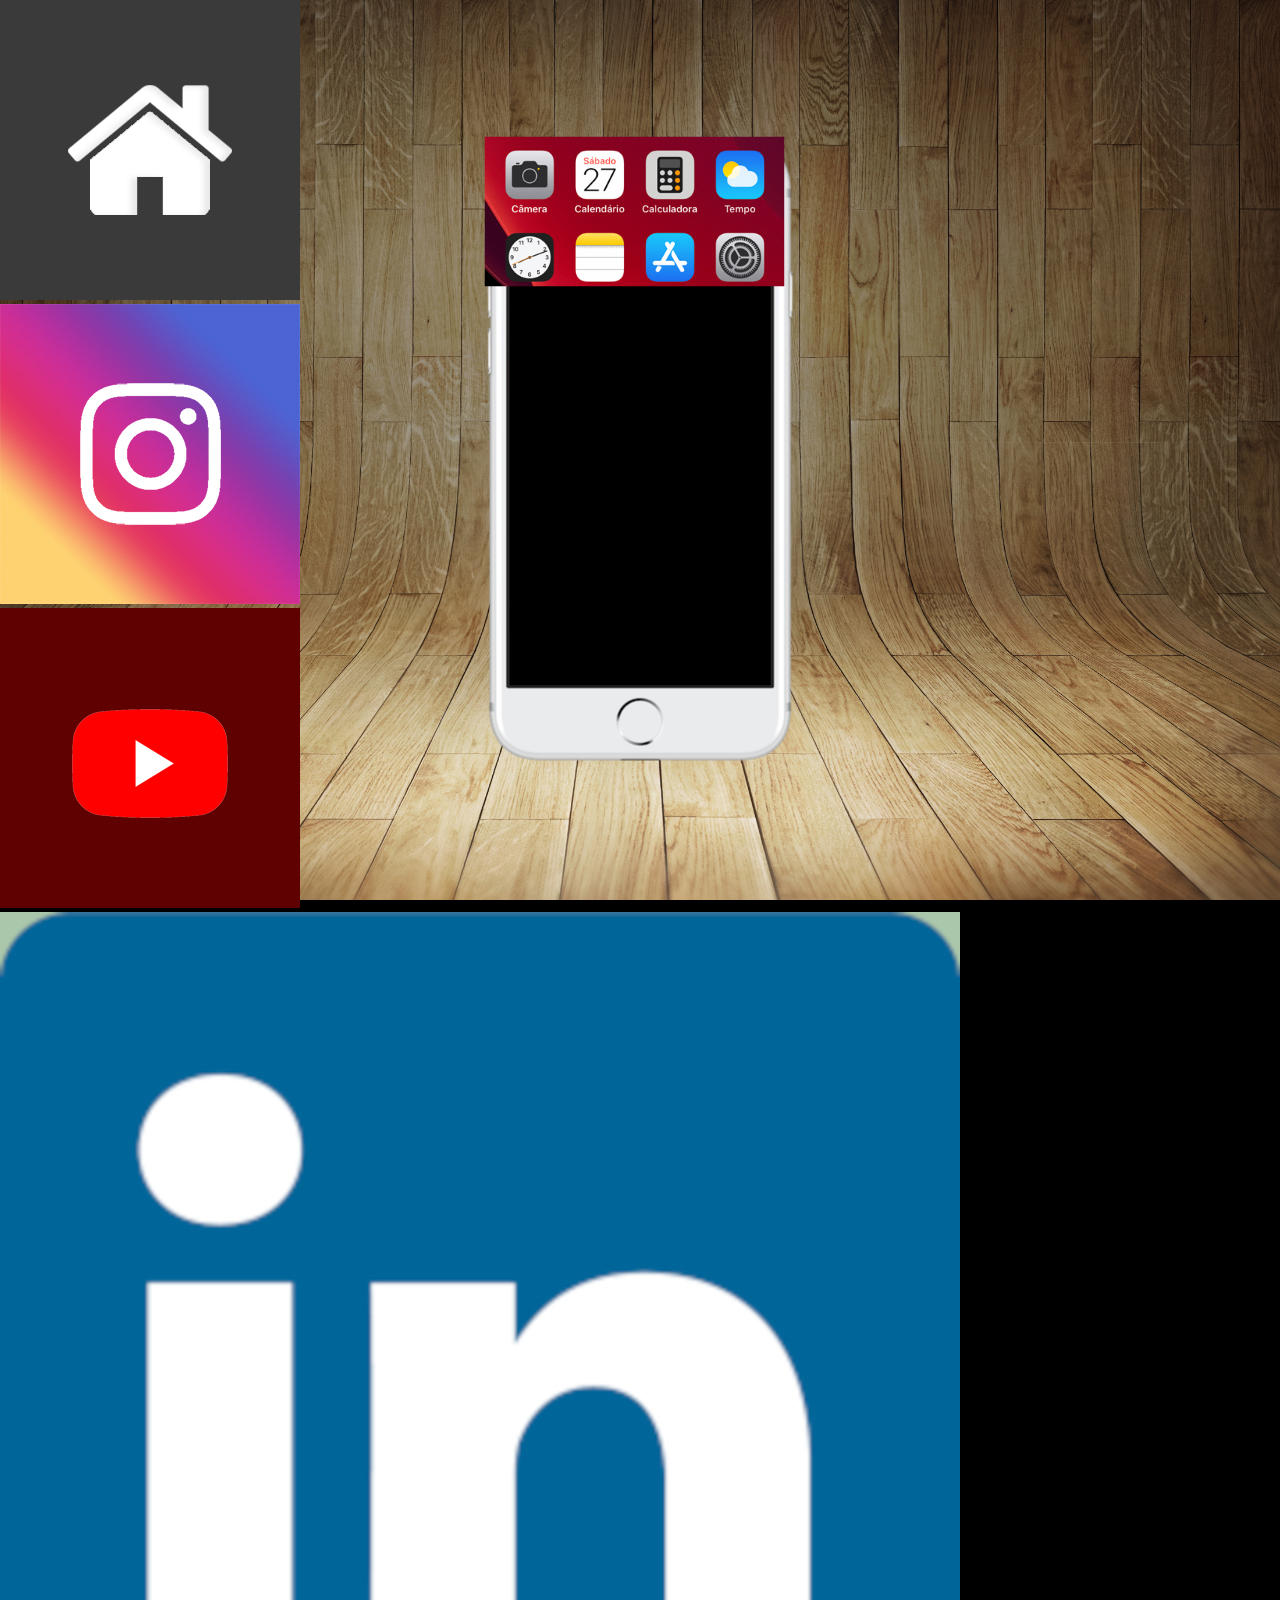
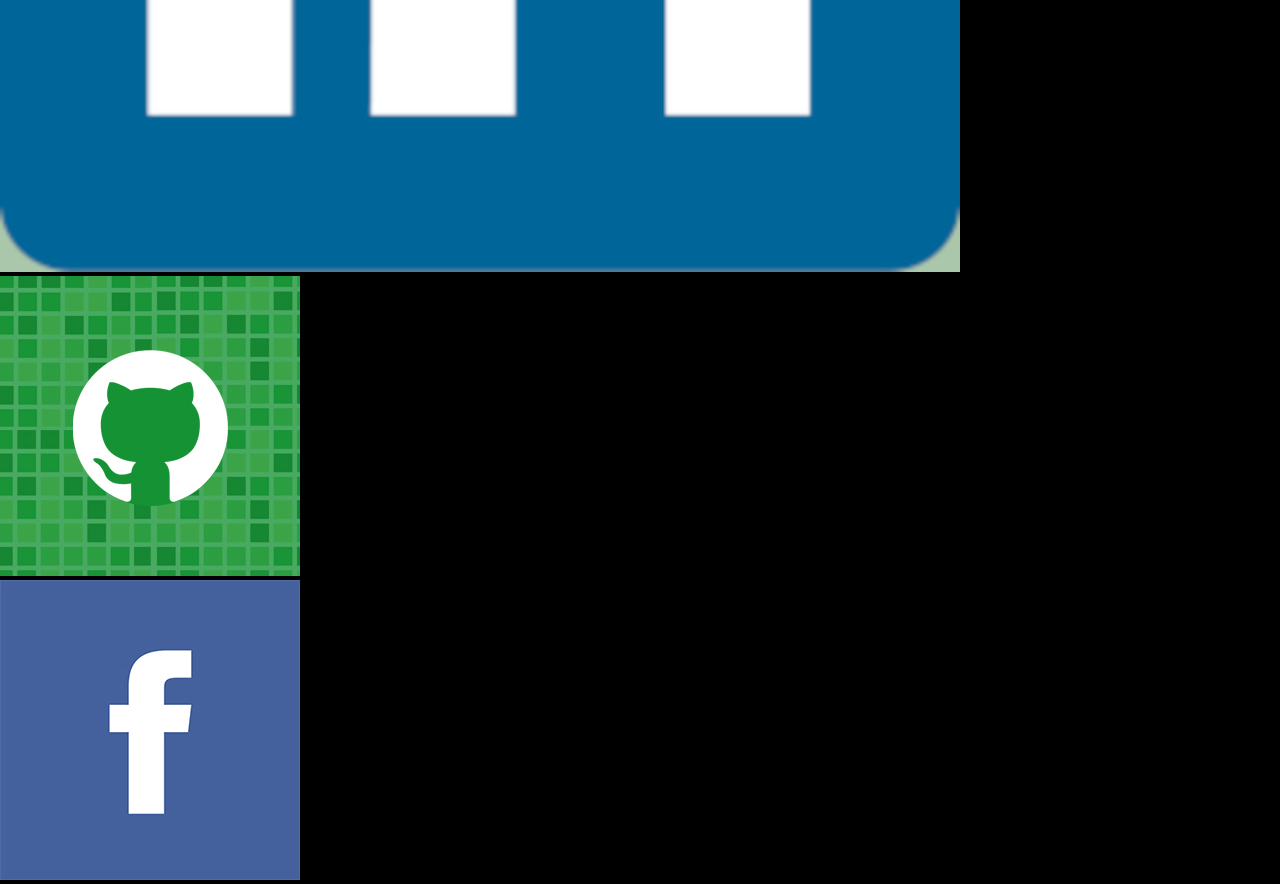
<file: index.html>
<!DOCTYPE html>
<html lang="pt-br">
<head>
    <meta charset="UTF-8">
    <meta name="viewport" content="width=device-width, initial-scale=1.0">
    <link rel="shortcut icon" href="favicon.ico" type="image/x-icon">
    <link rel="stylesheet" href="estilos/style.css">
    <title>Projeto Redes Sociais</title>
</head>
<body>
        <main>
            <section id="telefone">
                <iframe src="home.html" id="tela" name="tela" frameborder="0"></iframe>
            </section>
            <section id="redes-sociais">
                <a href="home.html" target="tela"> <img src="imagens/logo-home.jpg" alt="HOME"> </a> <br>
                <a href="instagram.html" target="tela"> <img src="imagens/logo-instagram.jpg" alt="INSTAGRAM"> </a> <br>
                <a href="youtube.html" target="tela"> <img src="imagens/logo-youtube.jpg" alt="YOUTUBE"> </a> <br>
                <a href="linkedin.html" target="tela"> <img src="imagens/logo-linkedin.jpg" alt="TWITTER"> </a> <br>
                <a href="github.html" target="tela"> <img src="imagens/logo-github.jpg" alt="GITHUB"> </a> <br>
                <a href="facebook.html" target="tela">
                <img src="imagens/logo-facebook.jpg" alt="FACEBOOK"> </a>
            
            </section>
        </main>

</body>
</html>
</file>
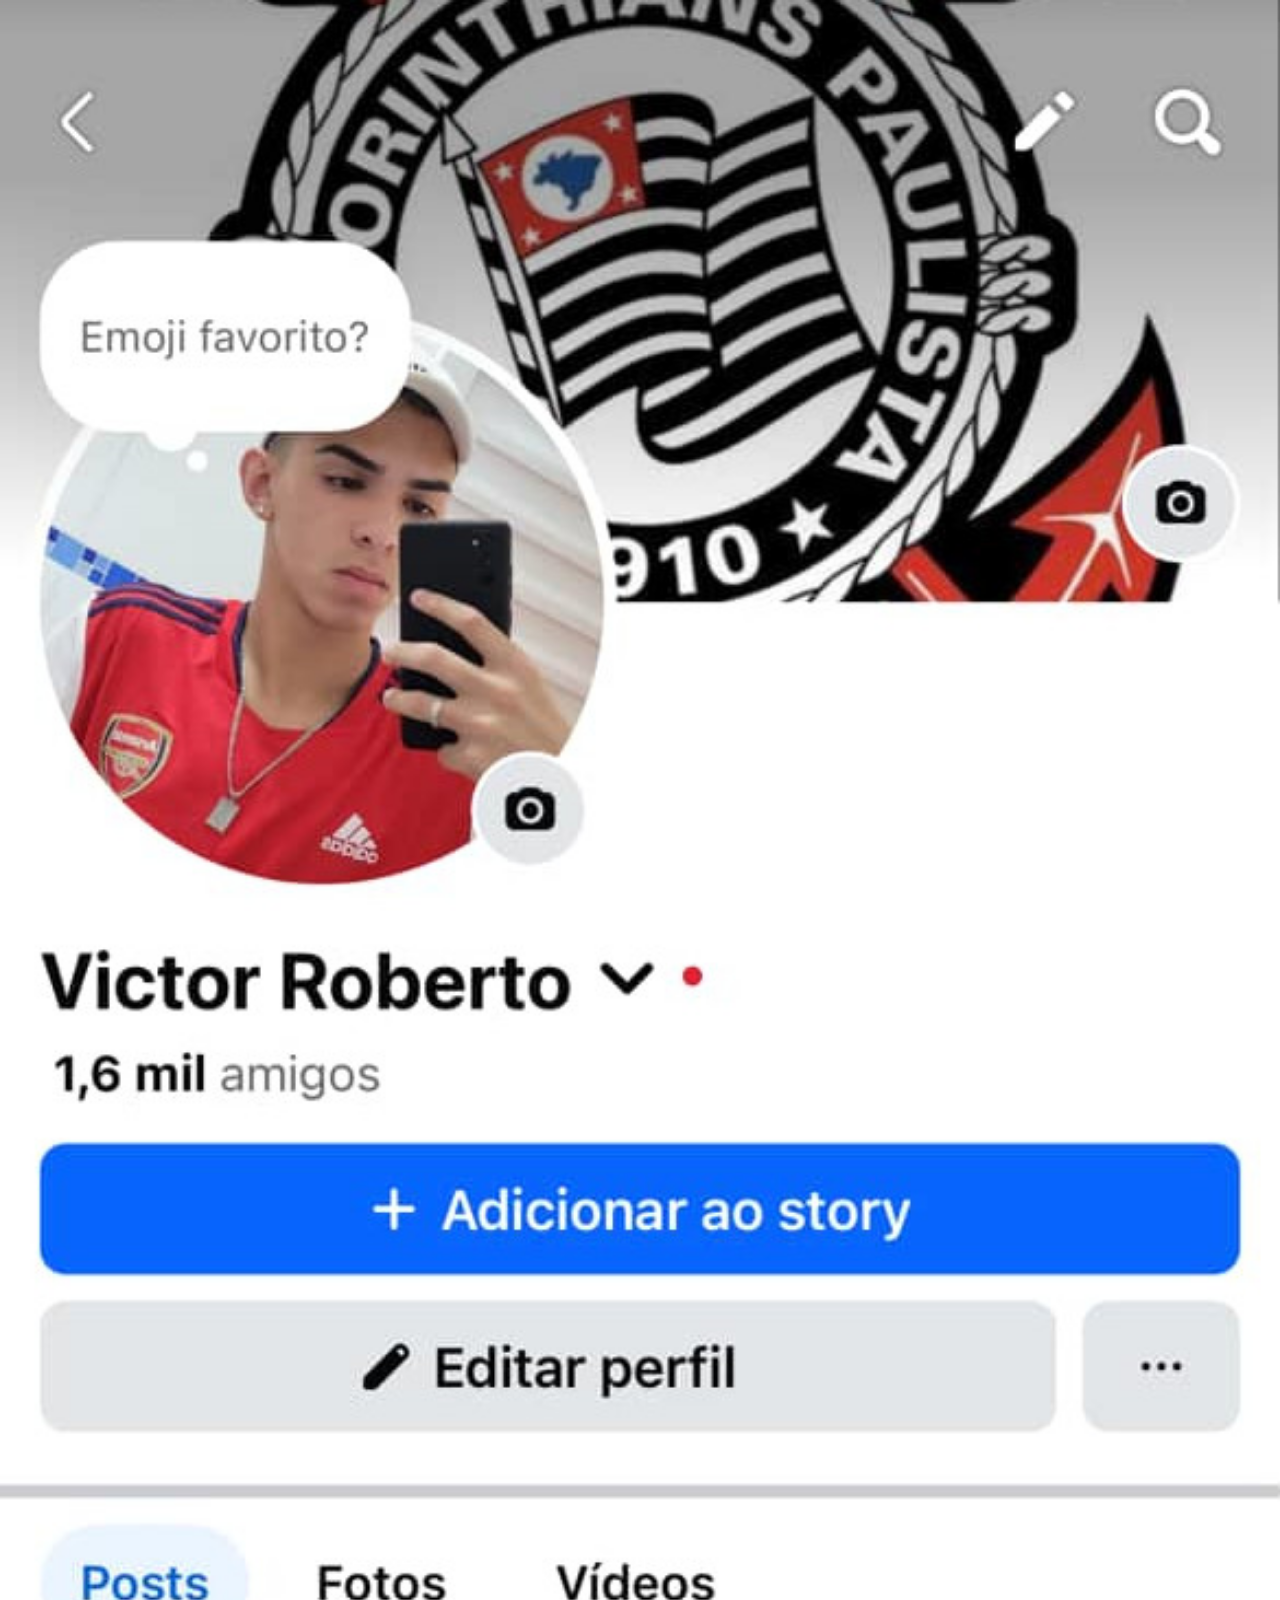
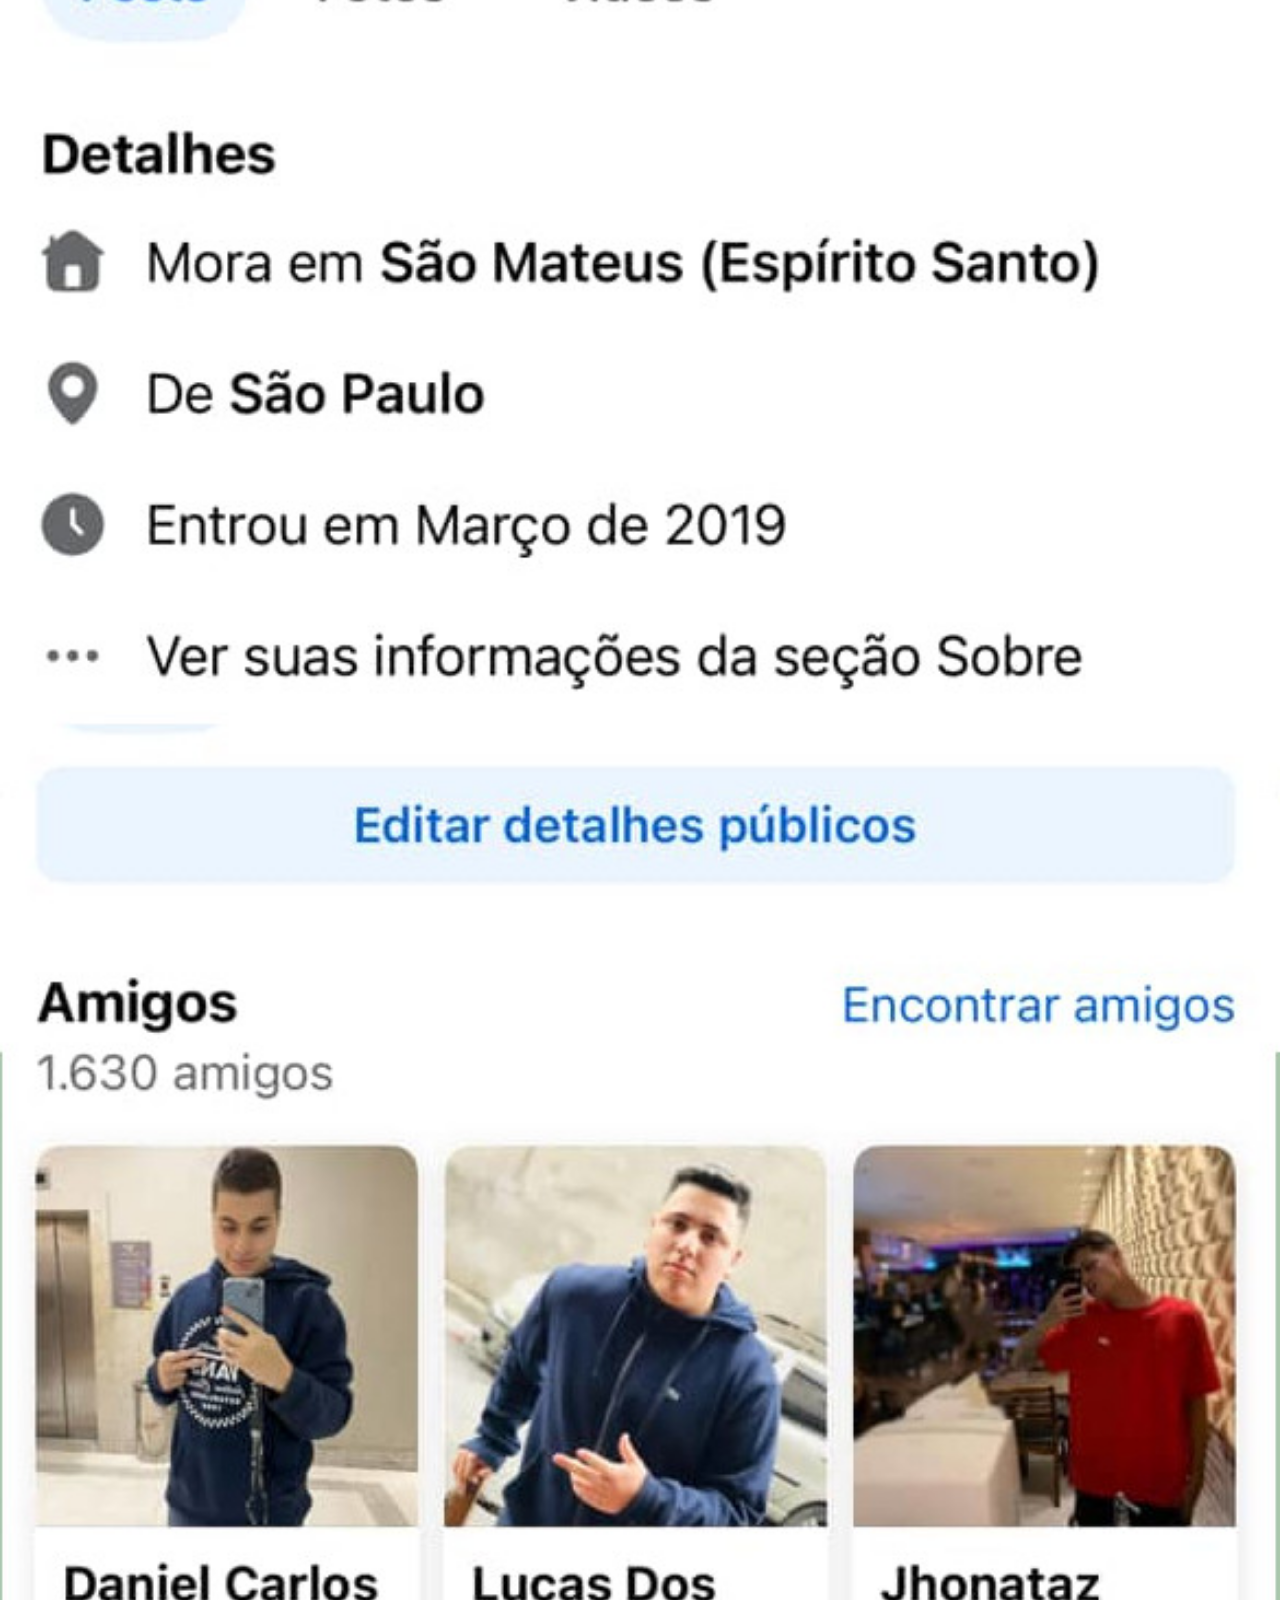
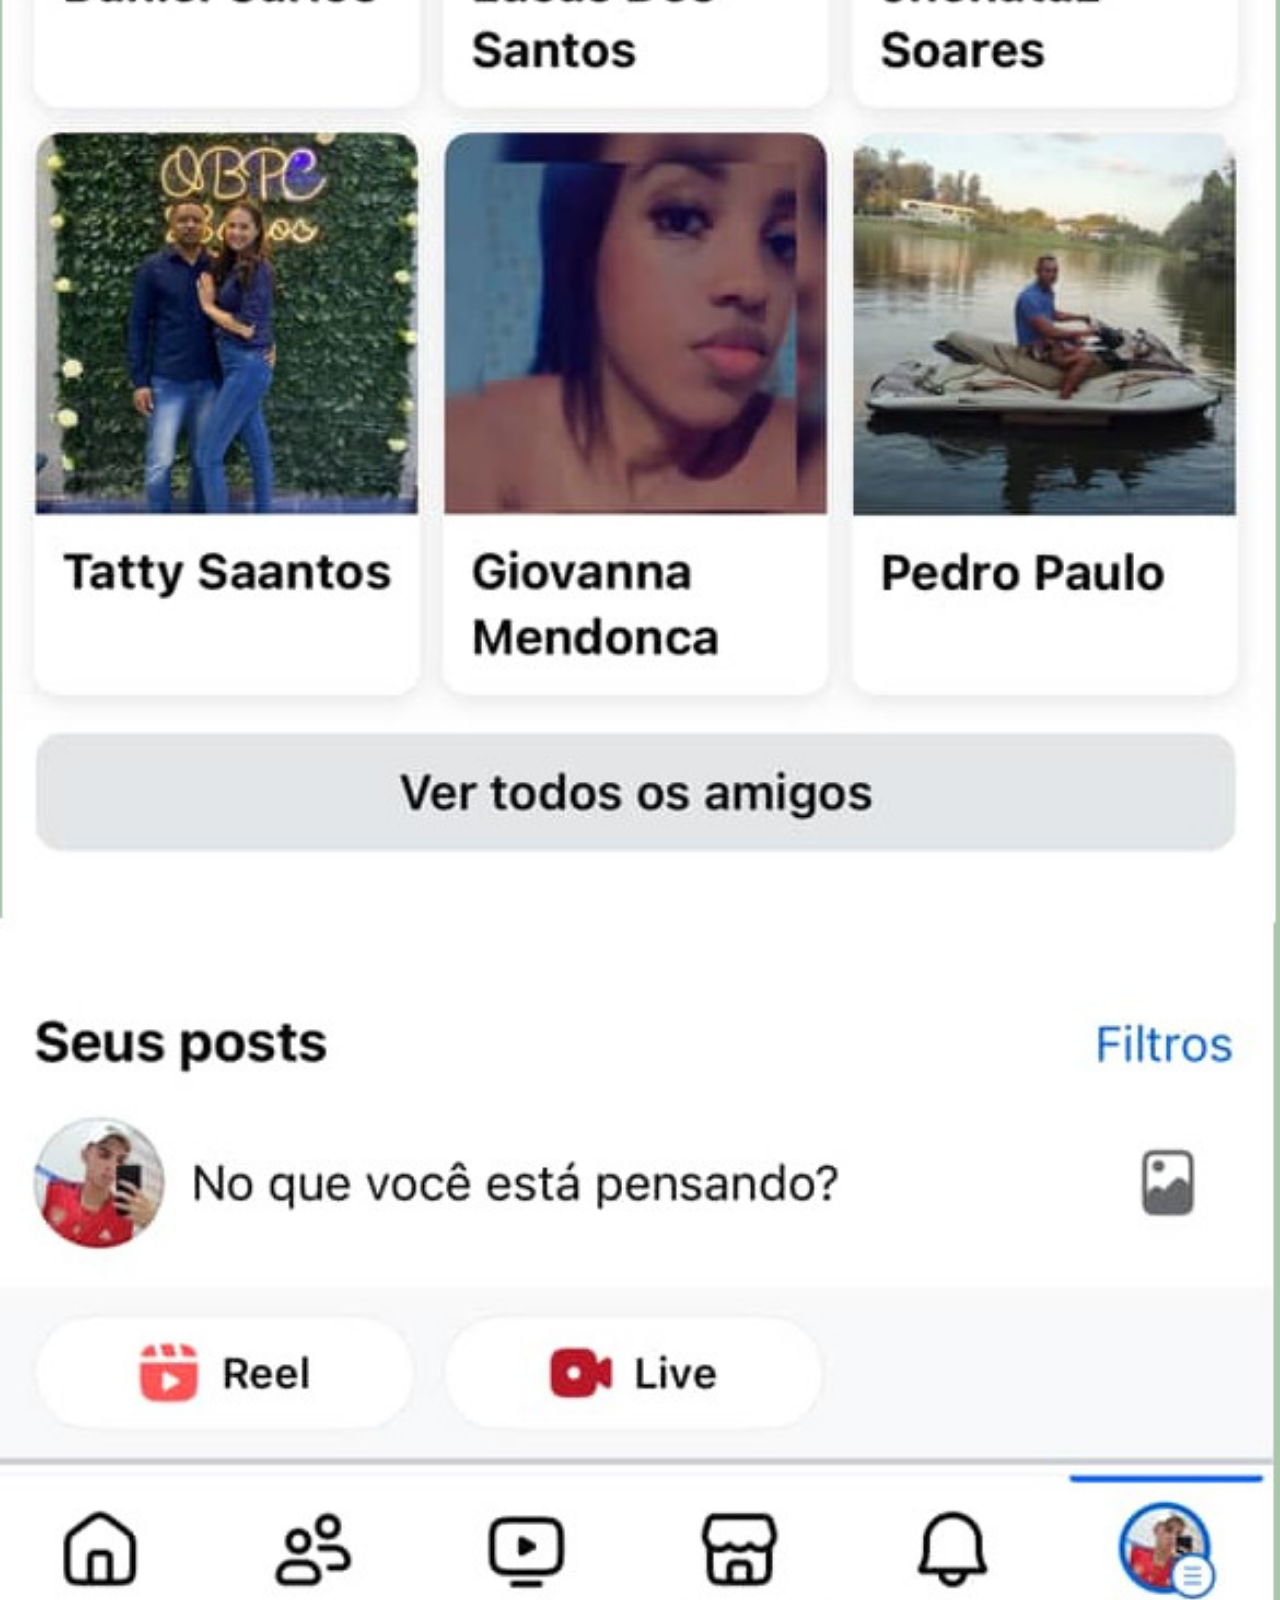
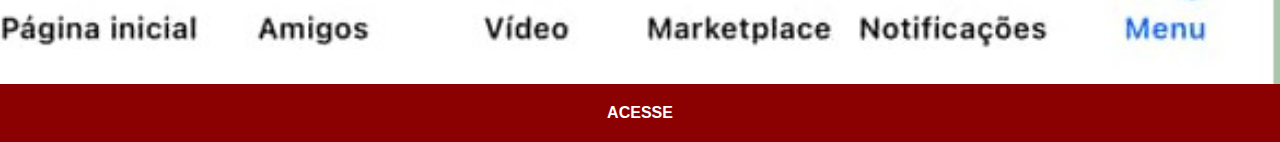
<file: facebook.html>
<!DOCTYPE html>
<html lang="pt-br">
<head>
    <meta charset="UTF-8">
    <meta name="viewport" content="width=device-width, initial-scale=1.0">
    <link rel="stylesheet" href="estilos/app.css">
    <title>Facebook</title>
</head>
<body>
    <img src="imagens/tela-facebook.jpg" alt="facebook">
    <a href="https://www.facebook.com/victor.roberto.9231712" target="_blank">ACESSE</a>
</body>
</html>
</file>
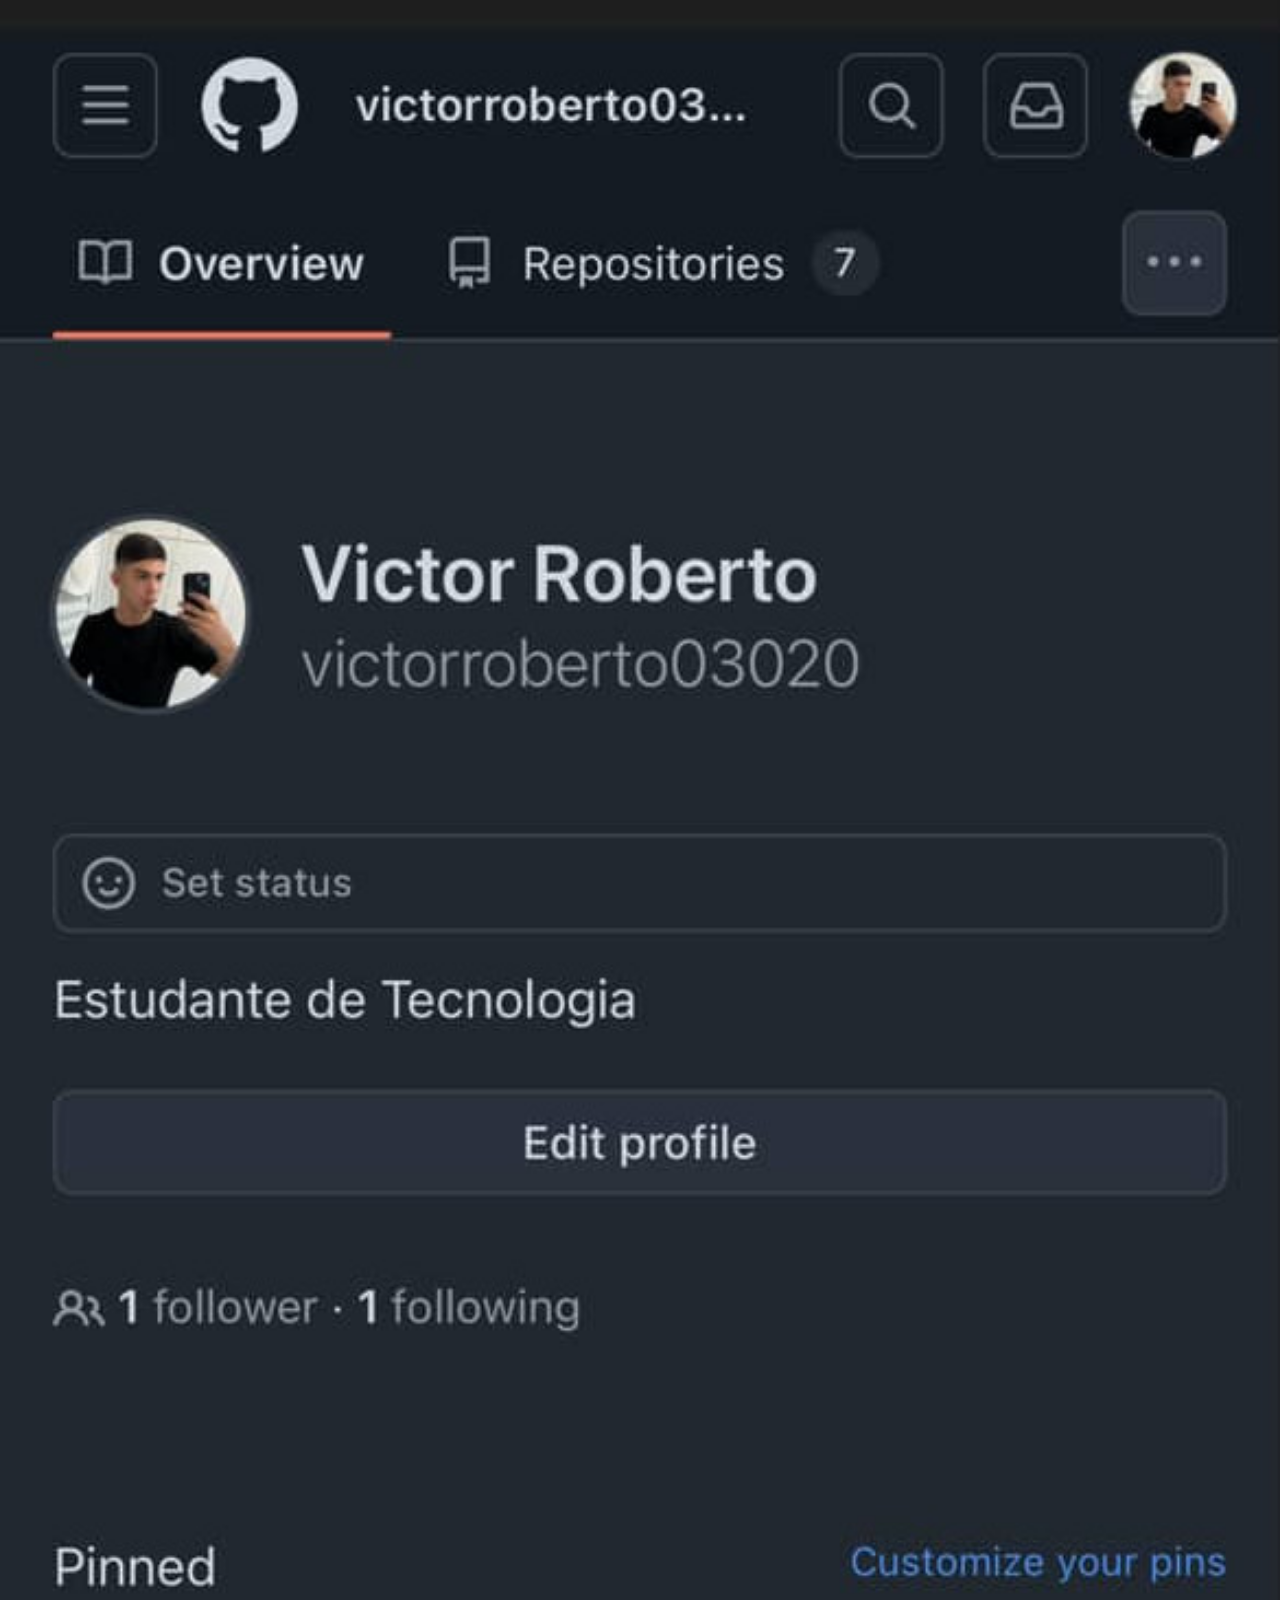
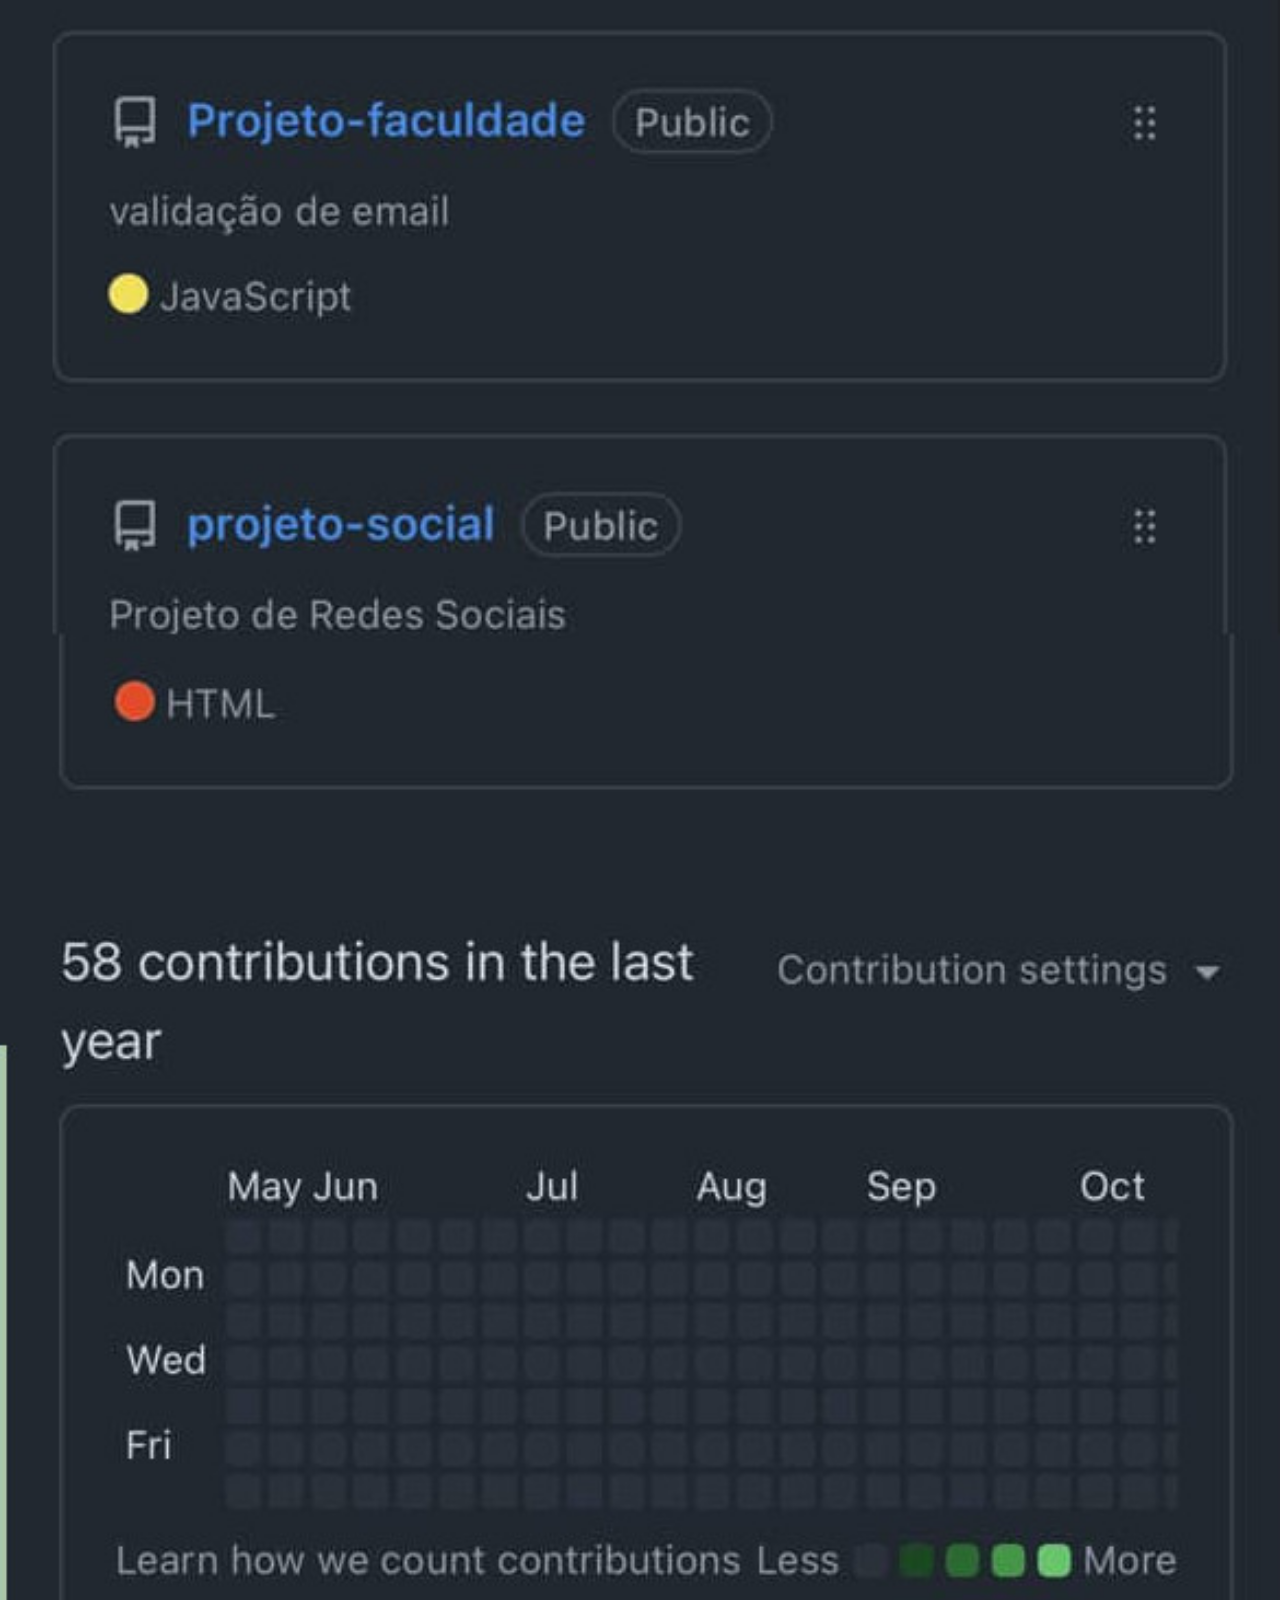
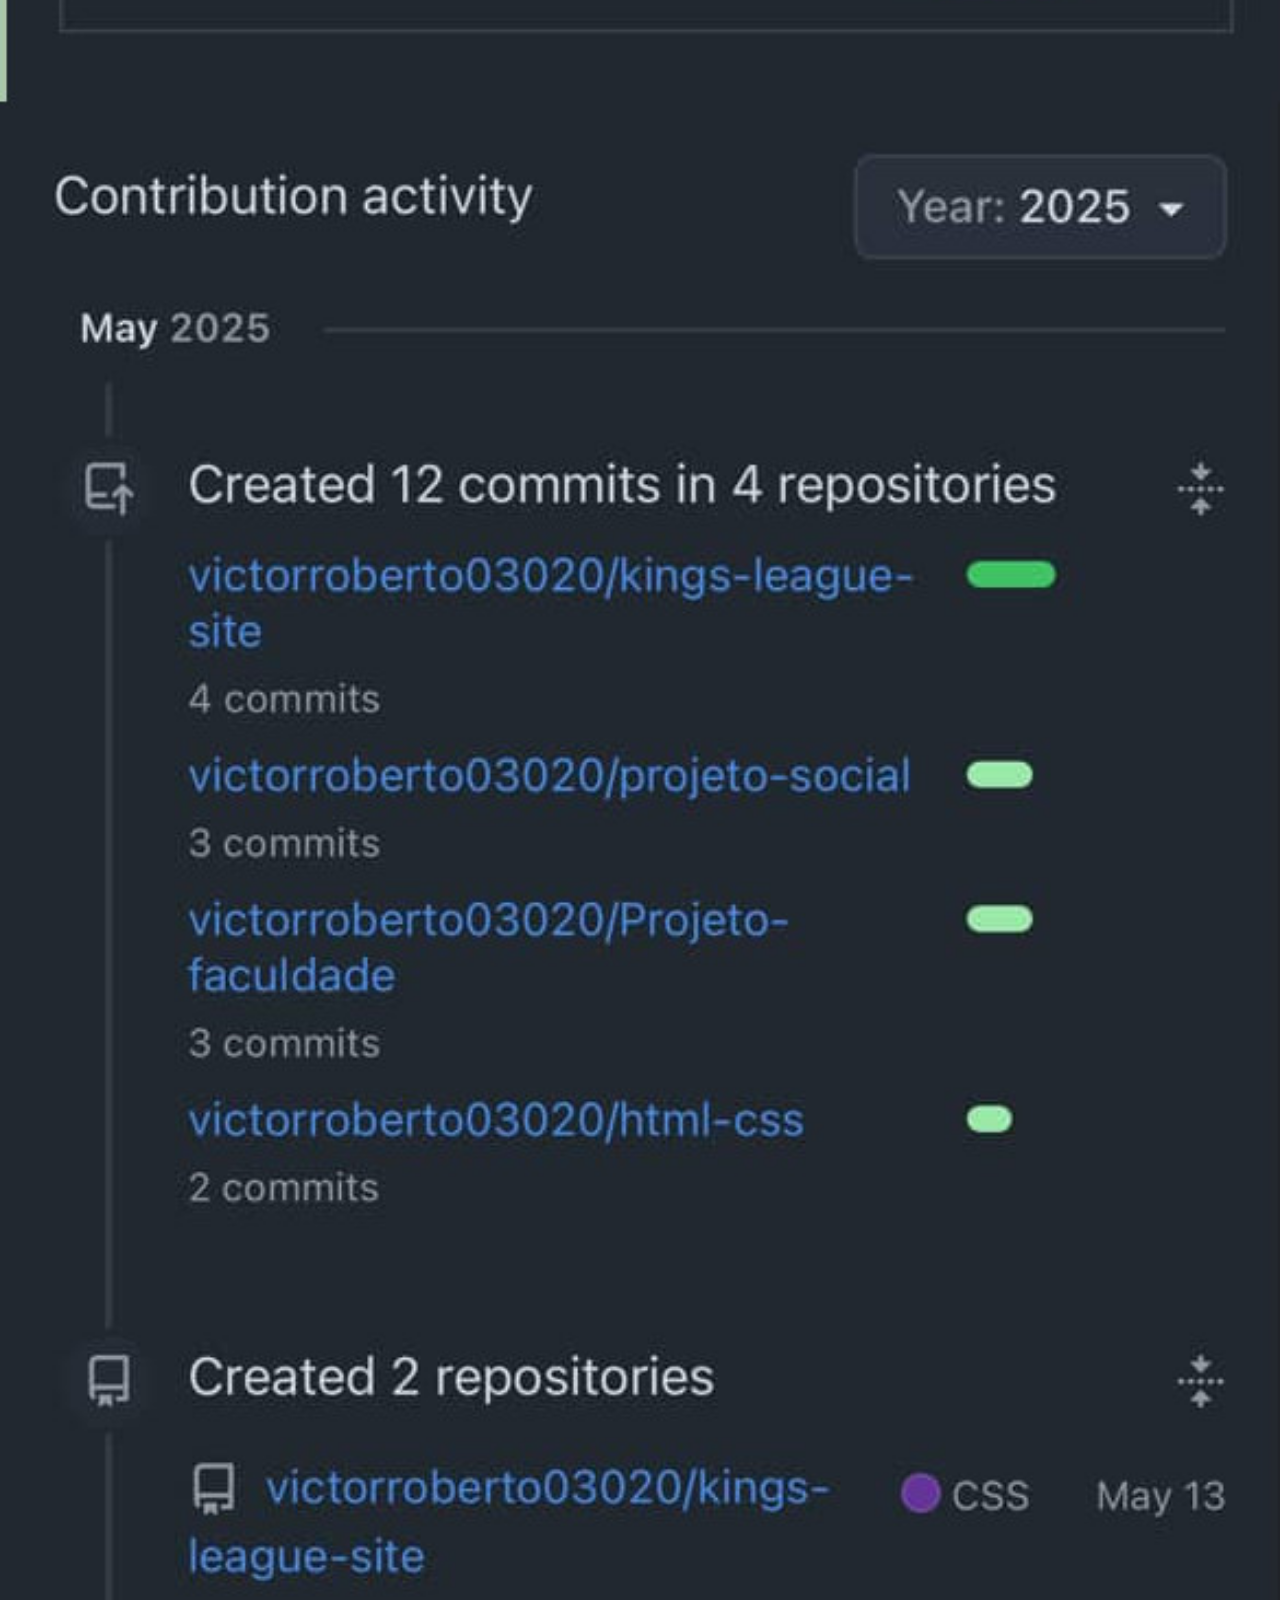
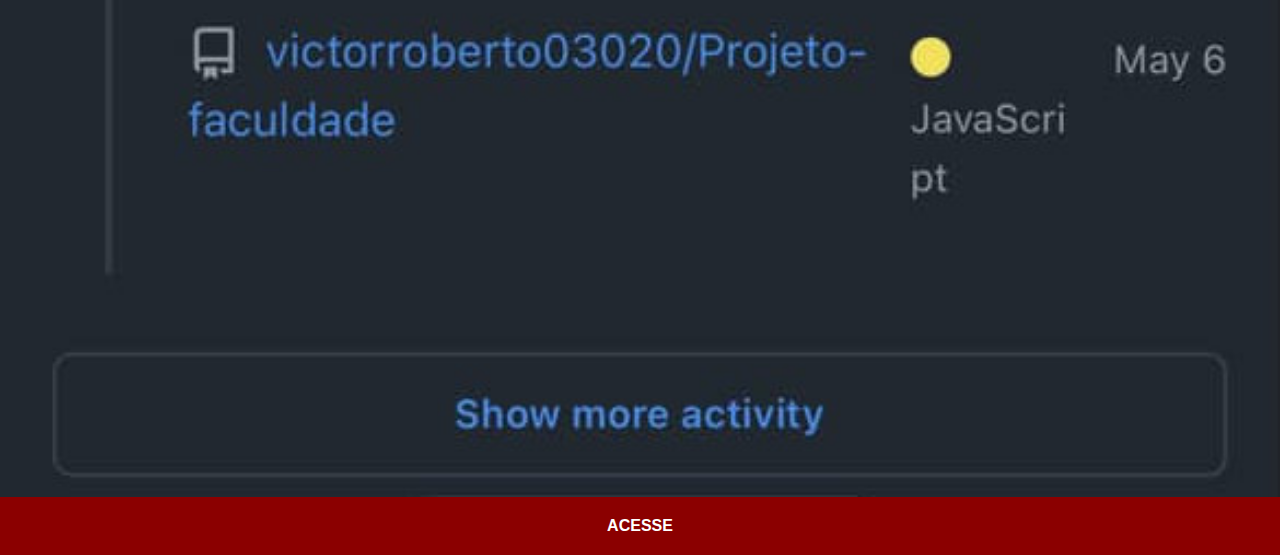
<file: github.html>
<!DOCTYPE html>
<html lang="pt-br">
<head>
    <meta charset="UTF-8">
    <meta name="viewport" content="width=device-width, initial-scale=1.0">
    <link rel="stylesheet" href="estilos/app.css">
    <title>GitHub</title>
</head>
<body>
    <img src="imagens/tela-github.jpg" alt="github">
    <a href="https://github.com/victorroberto03020" target="_blank">ACESSE</a>
</body>
</html>
</file>
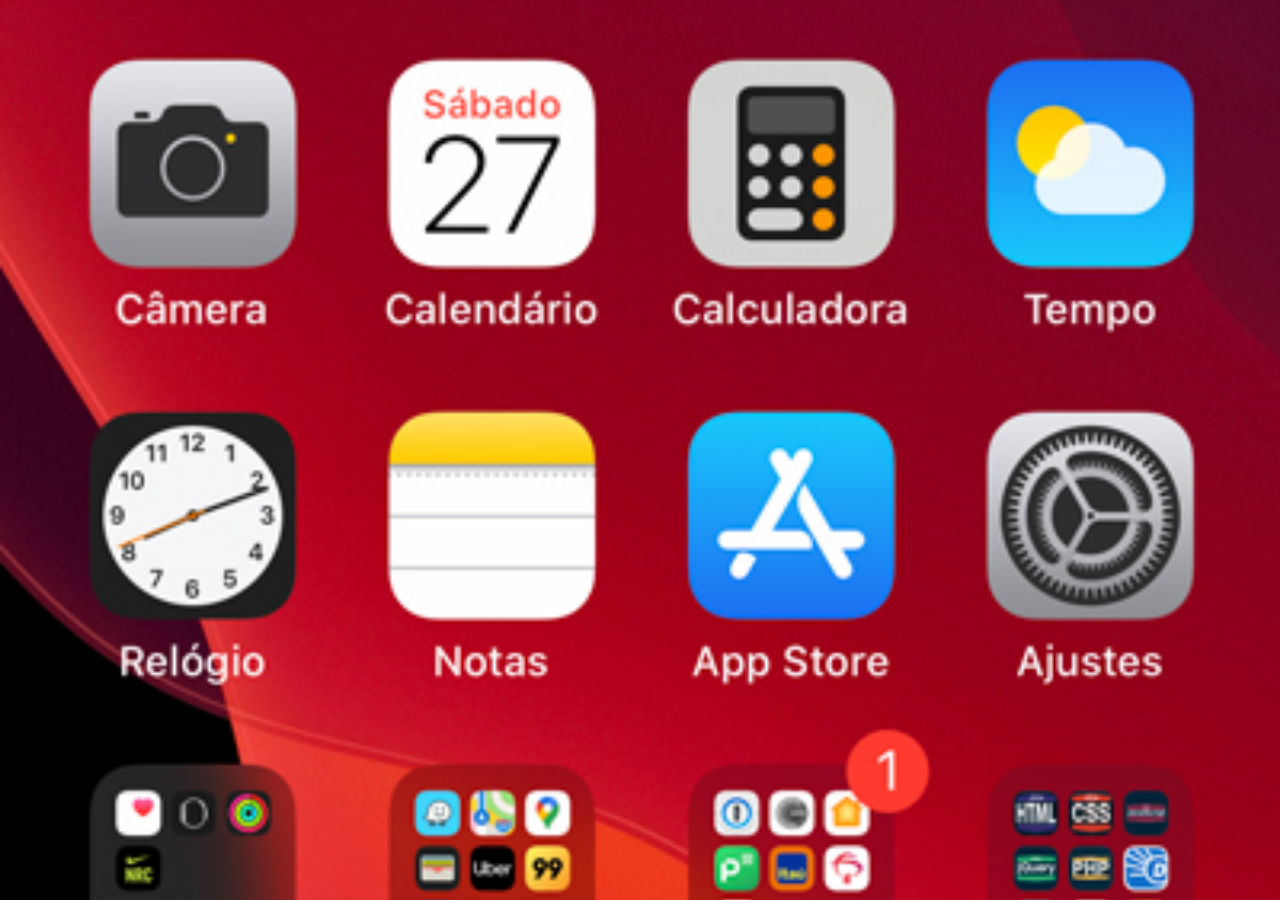
<file: home.html>
<!DOCTYPE html>
<html lang="pt-br">
<head>
    <meta charset="UTF-8">
    <meta name="viewport" content="width=device-width, initial-scale=1.0">
    <title>Home</title>
    <style>
        * {
            margin: 0px;
            padding: 0px;
        }

        body {
            width: 100vw;
            height: 100vh;
            background: url(imagens/tela-home.jpg) no-repeat top center;
            background-size: cover;
        }
    </style>
</head>
<body>
    
</body>
</html>
</file>
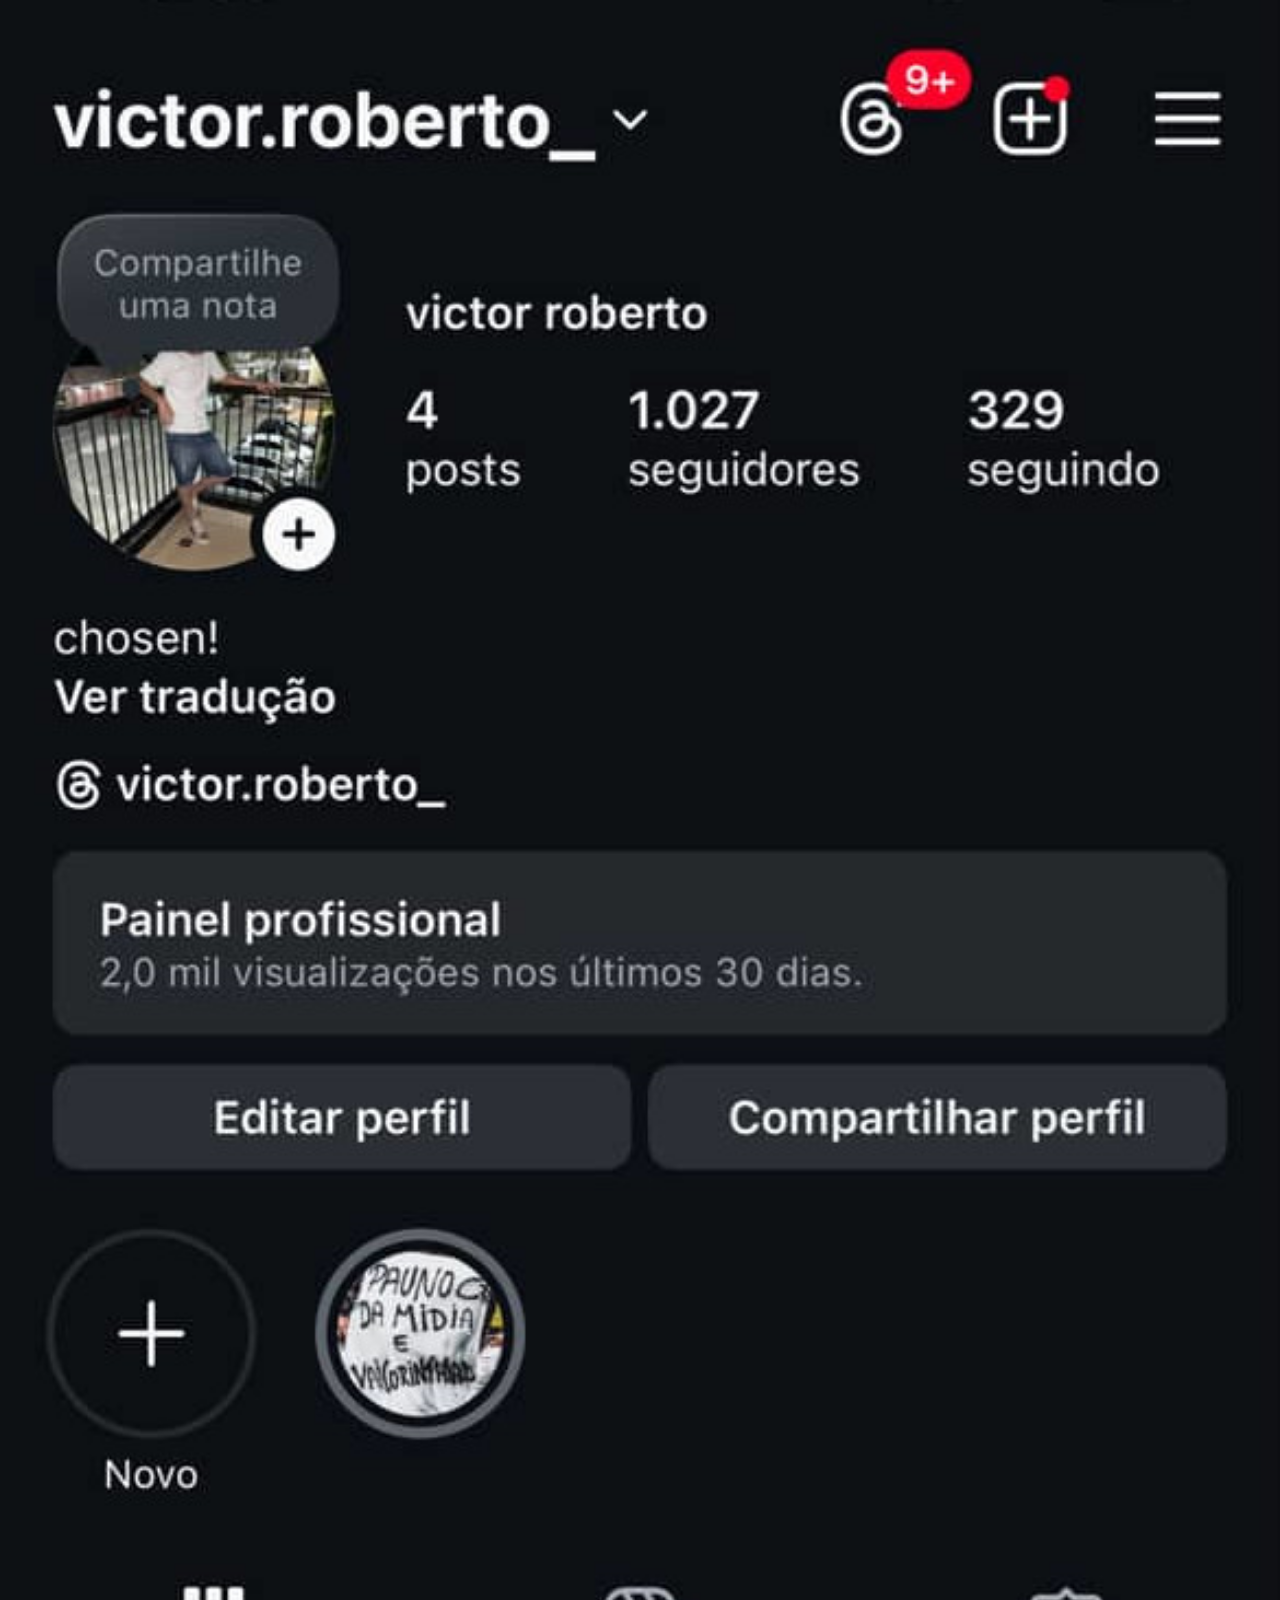
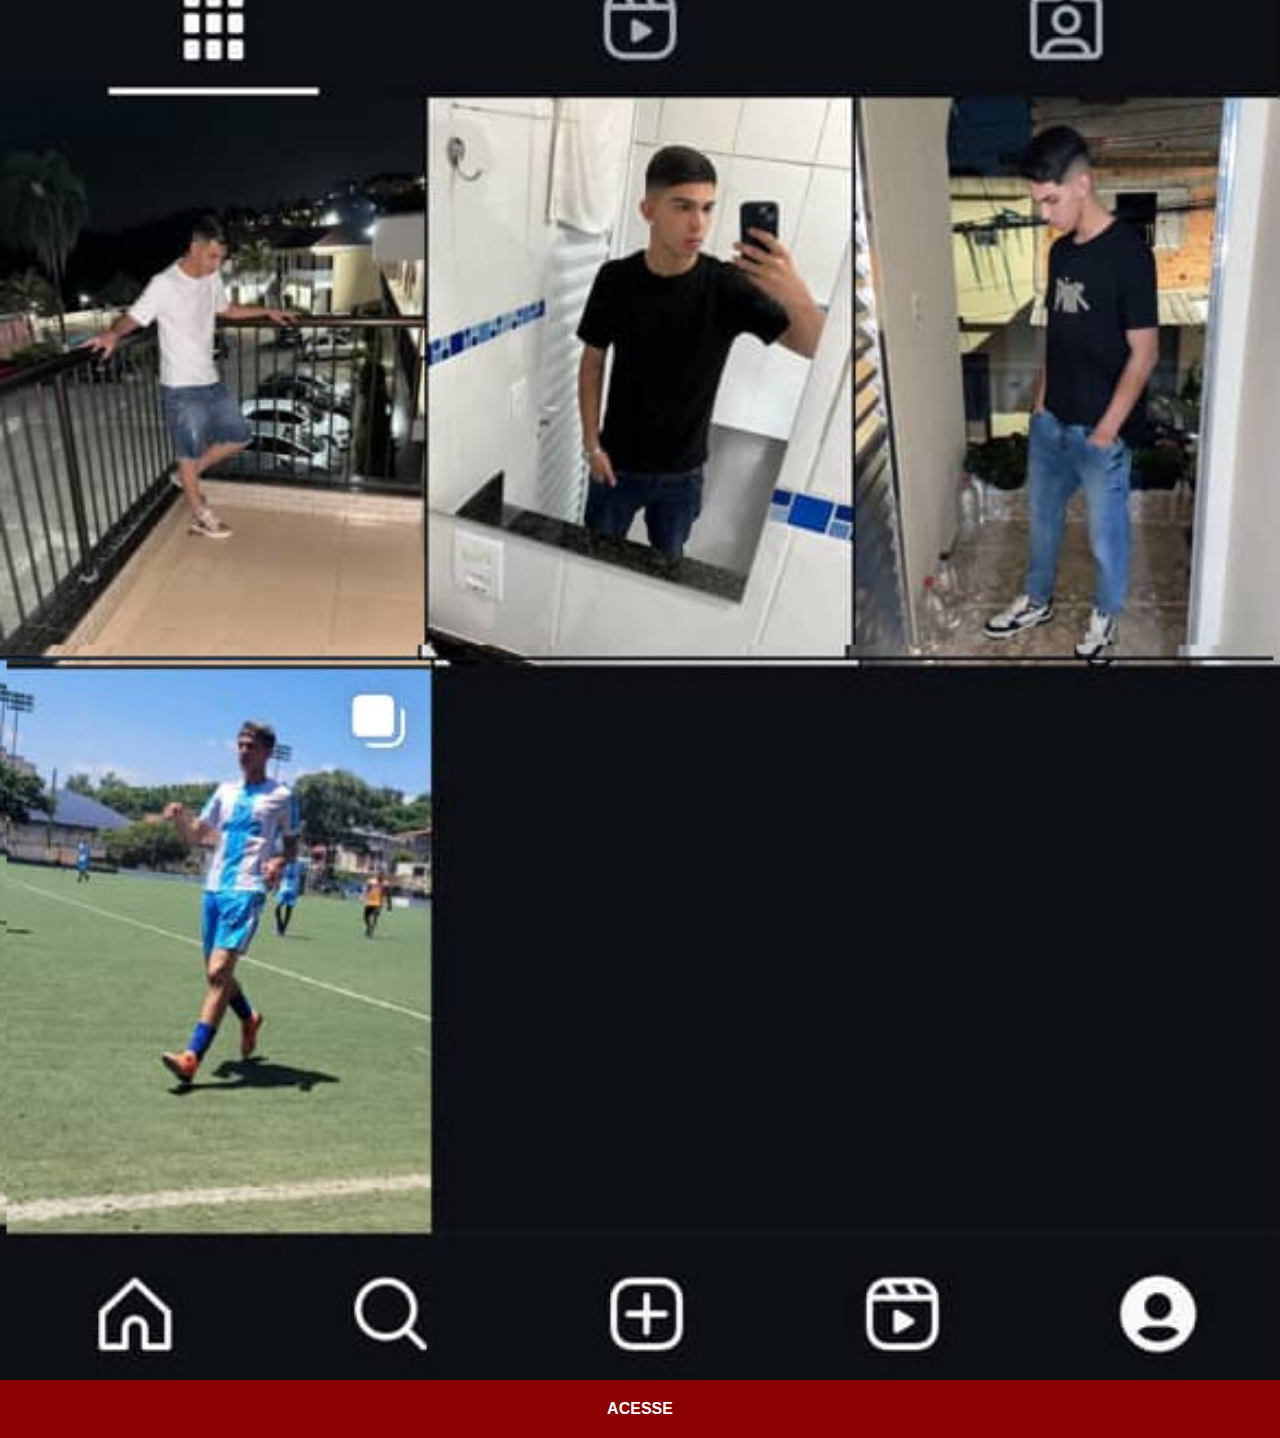
<file: instagram.html>
<!DOCTYPE html>
<html lang="pt-br">
<head>
    <meta charset="UTF-8">
    <meta name="viewport" content="width=device-width, initial-scale=1.0">
    <link rel="stylesheet" href="estilos/app.css">
    <title>Instagram</title>
</head>
<body>
    <img src="imagens/tela-instagram.jpg" alt="instagram">
    <a href="https://www.instagram.com/victor.roberto_/" target="_blank">ACESSE</a>
</body>
</html>
</file>
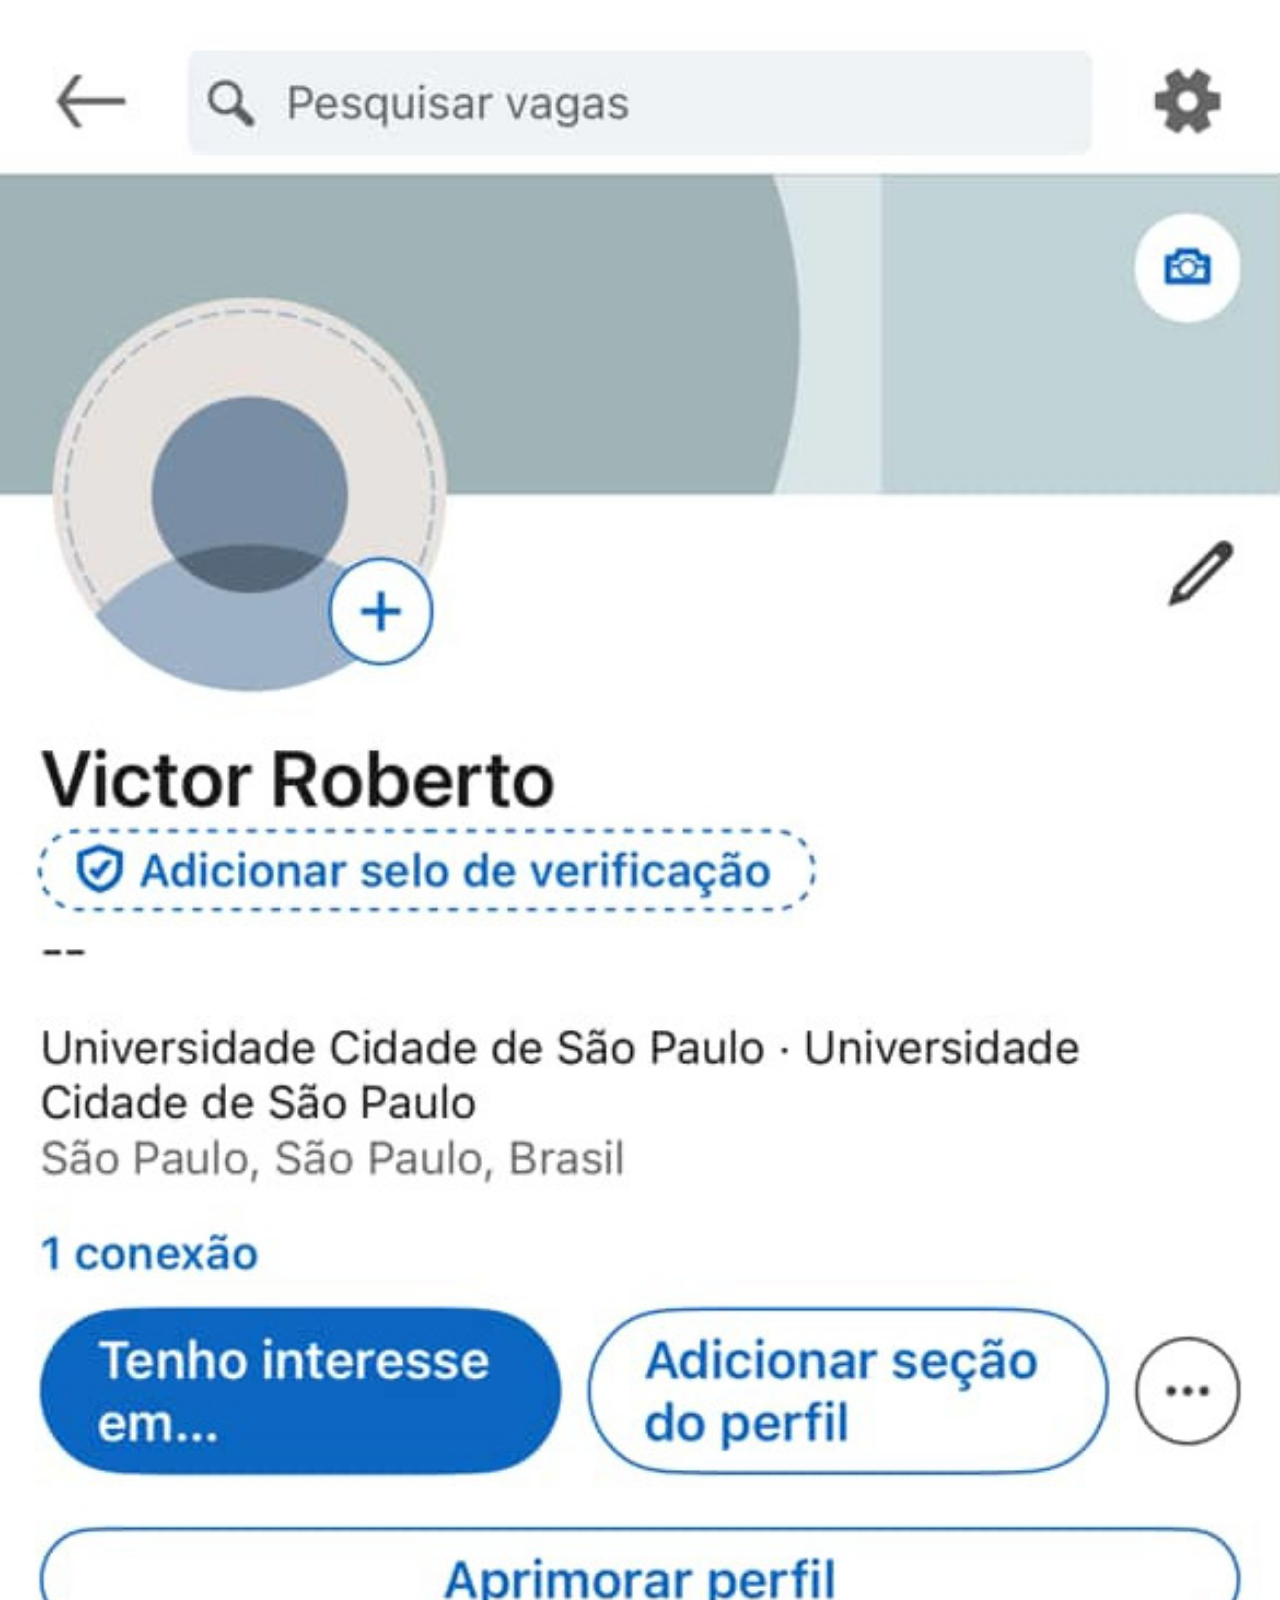
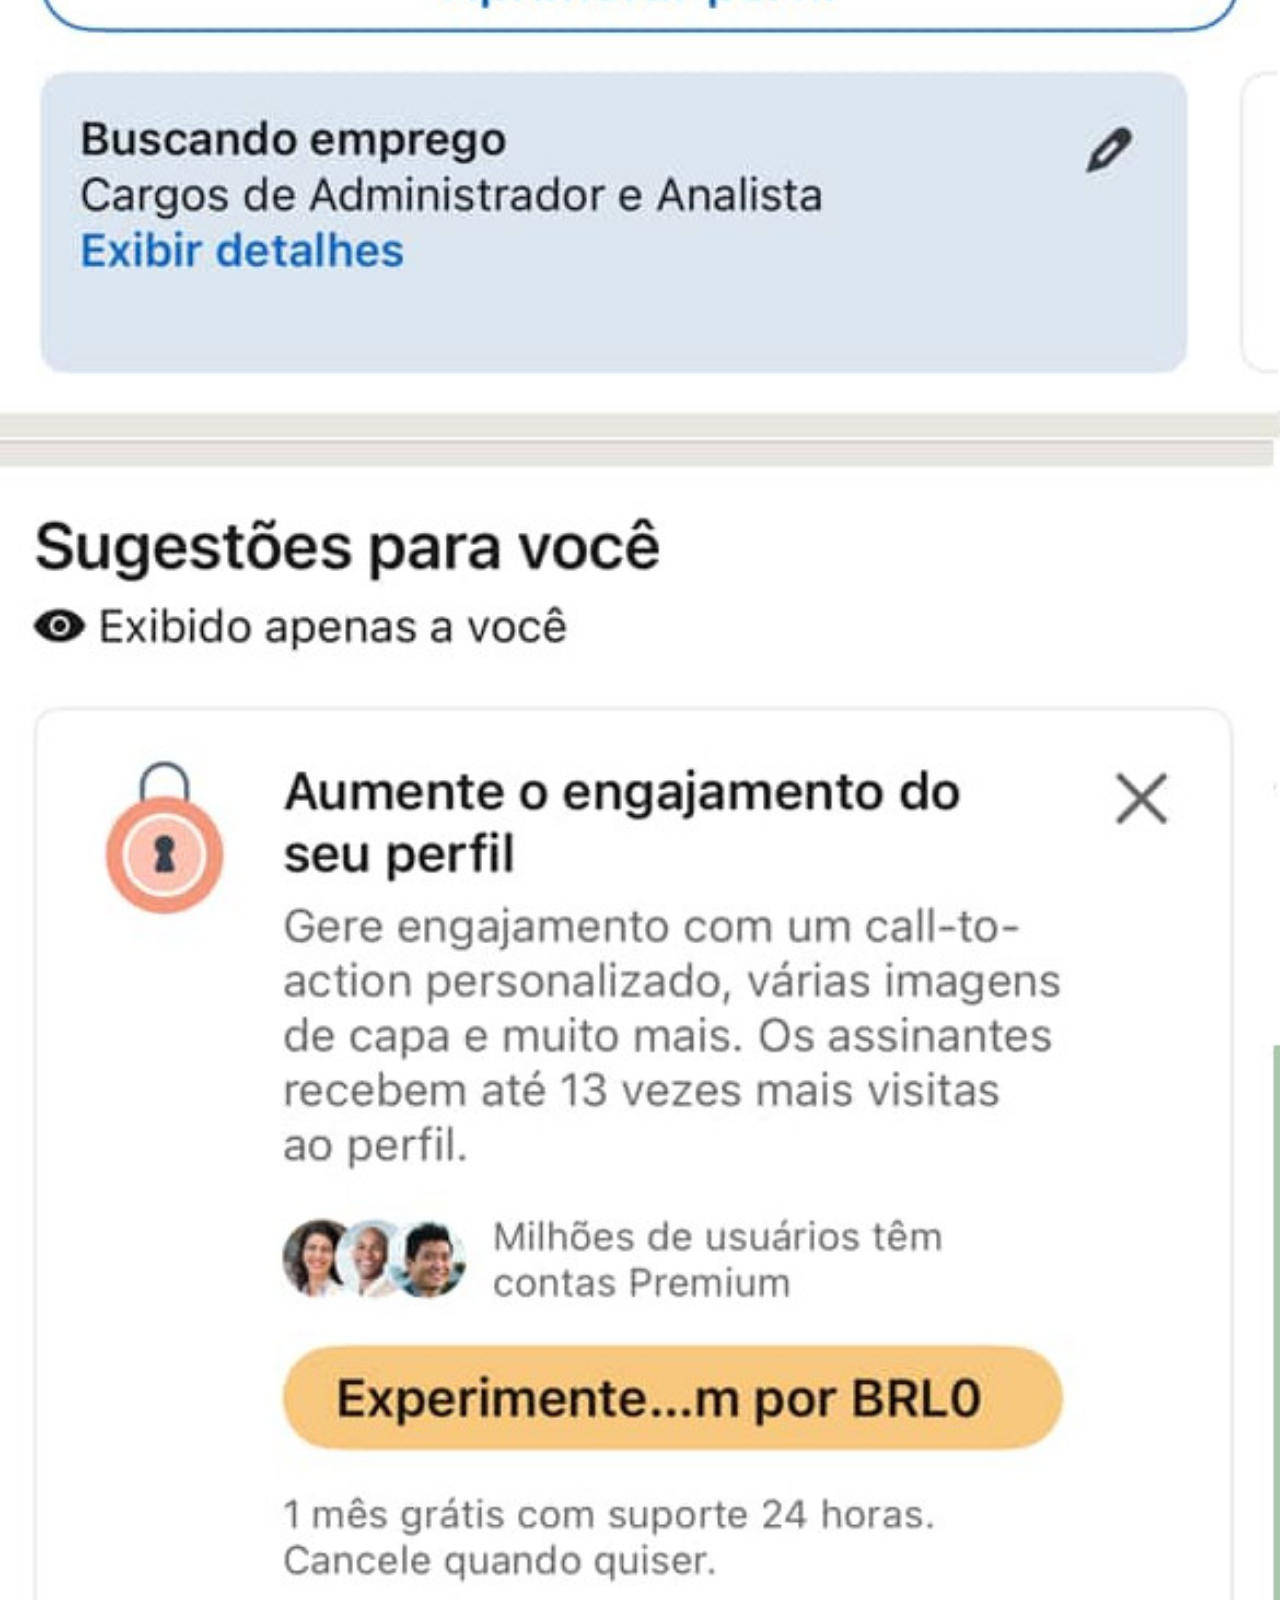
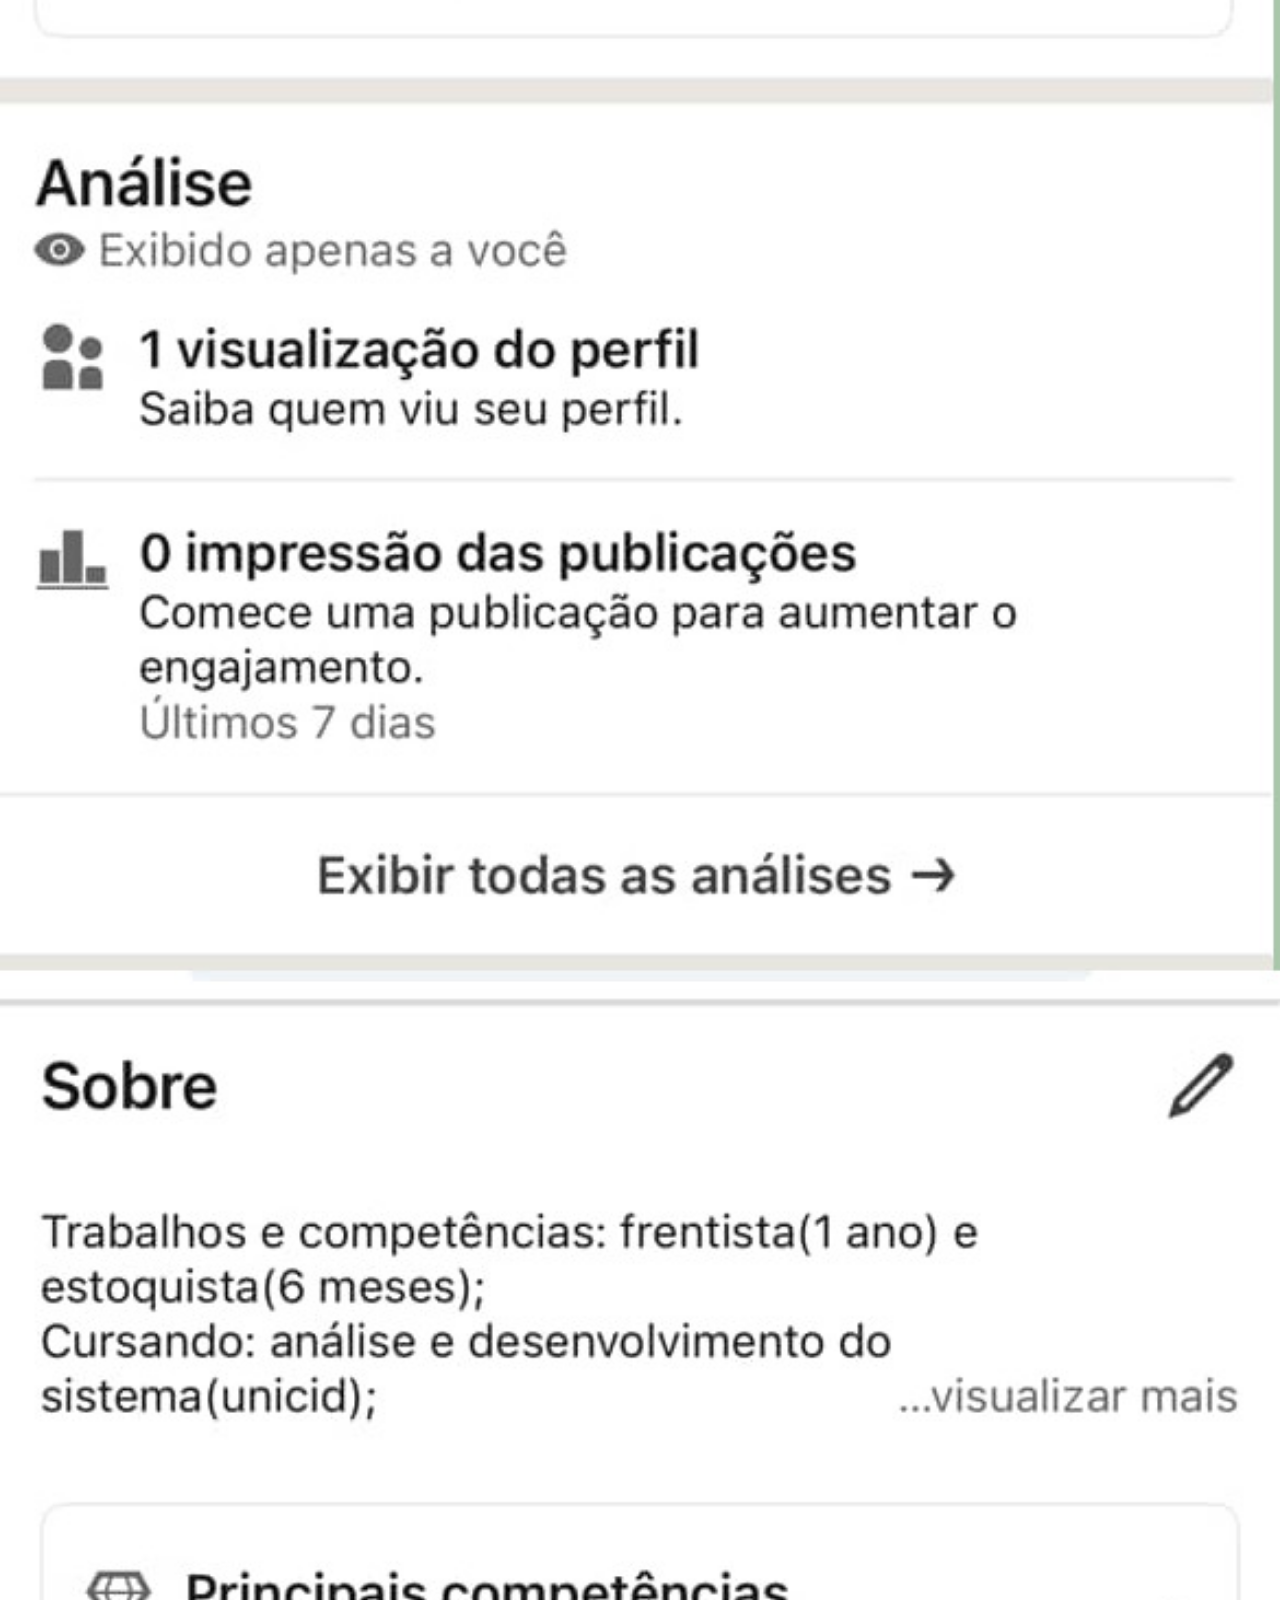
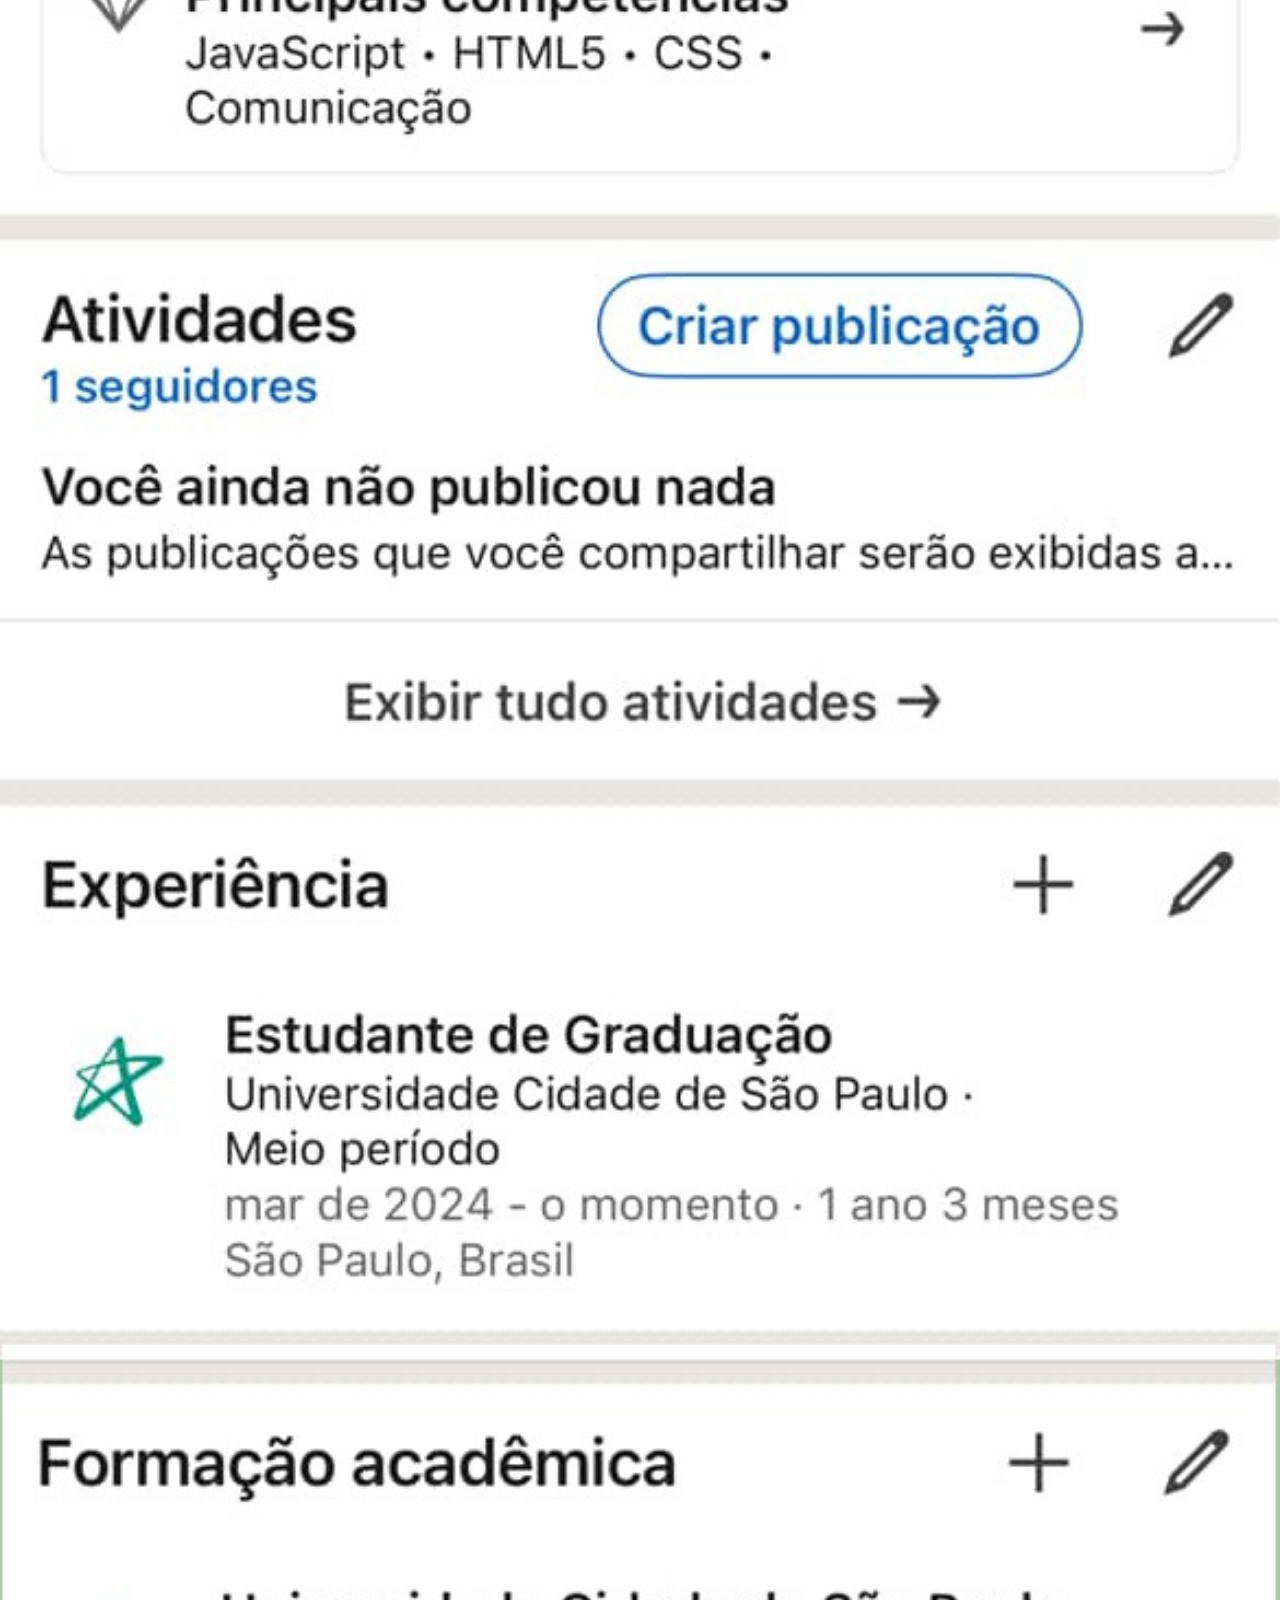
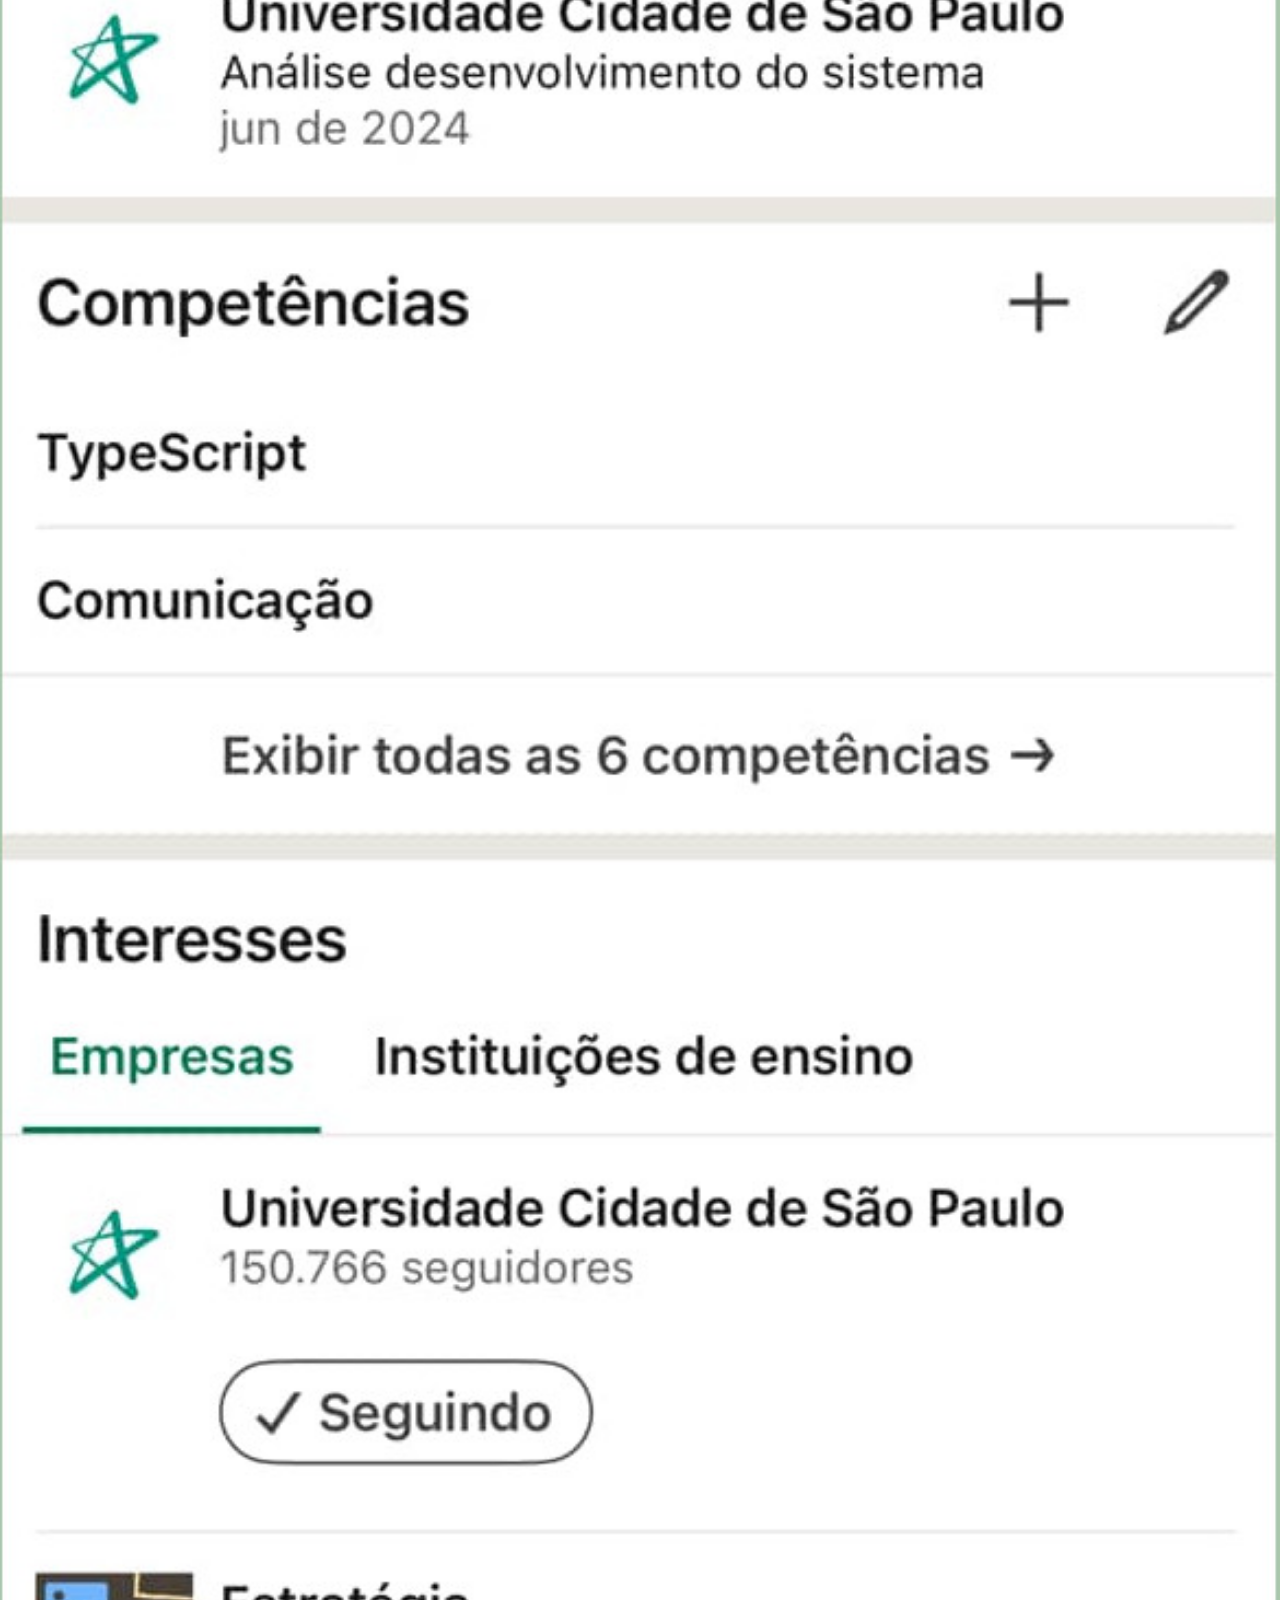
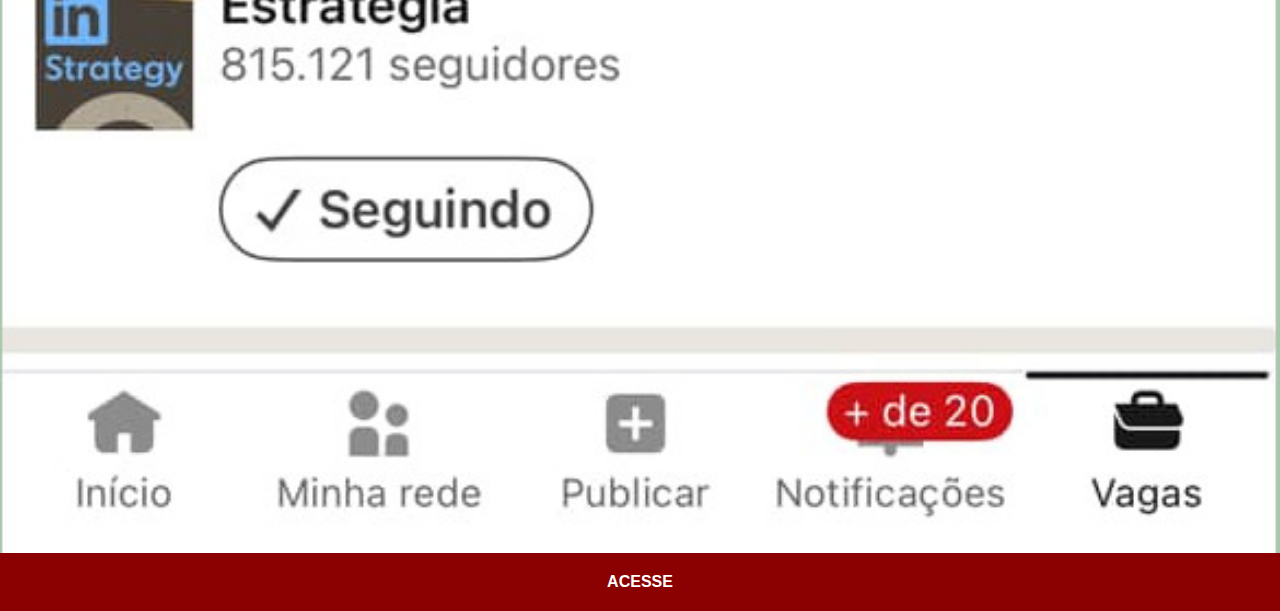
<file: linkedin.html>
<!DOCTYPE html>
<html lang="pt-br">
<head>
    <meta charset="UTF-8">
    <meta name="viewport" content="width=device-width, initial-scale=1.0">
    <link rel="stylesheet" href="estilos/app.css">
    <title>Linkedin</title>
</head>
<body>
    <img src="imagens/tela-linkedin.jpg">
    <a href="https://www.linkedin.com/in/victor-roberto-737871232/" target="_blank">ACESSE</a>
</body>
</html>
</file>
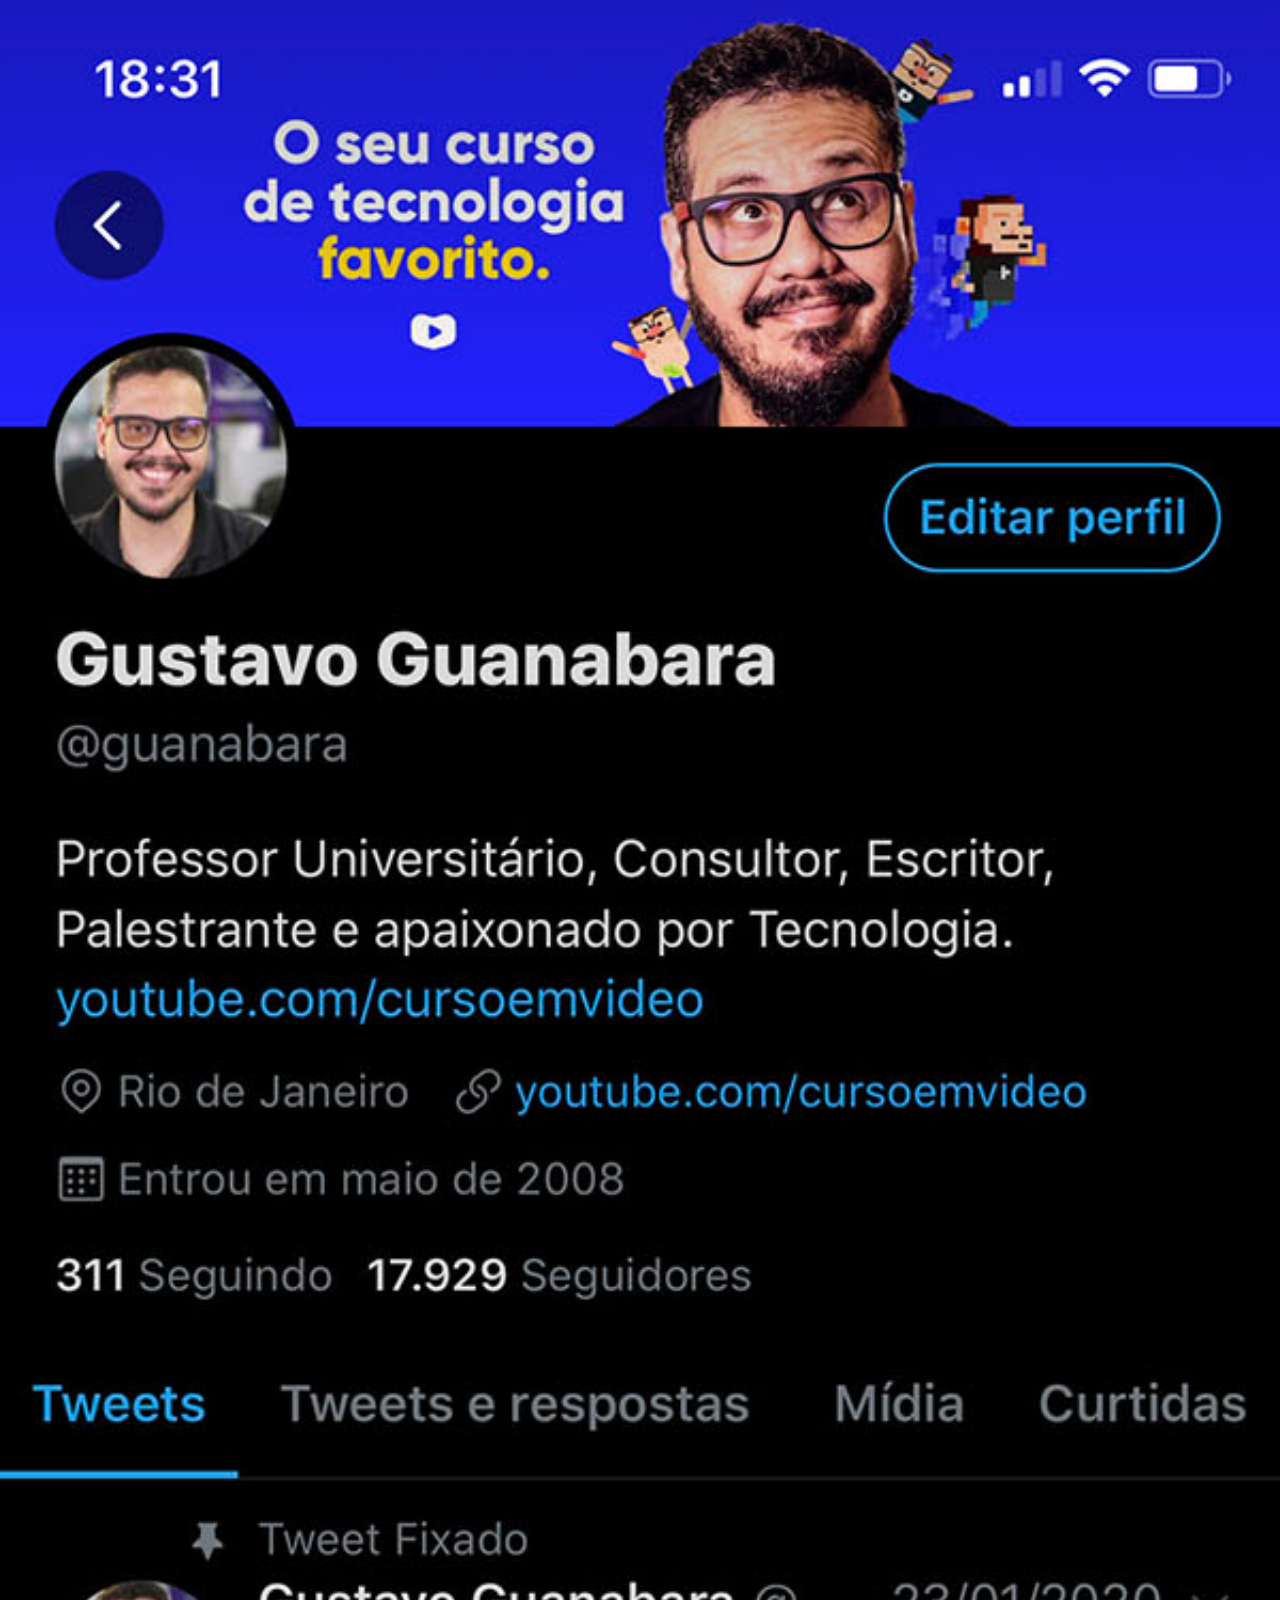
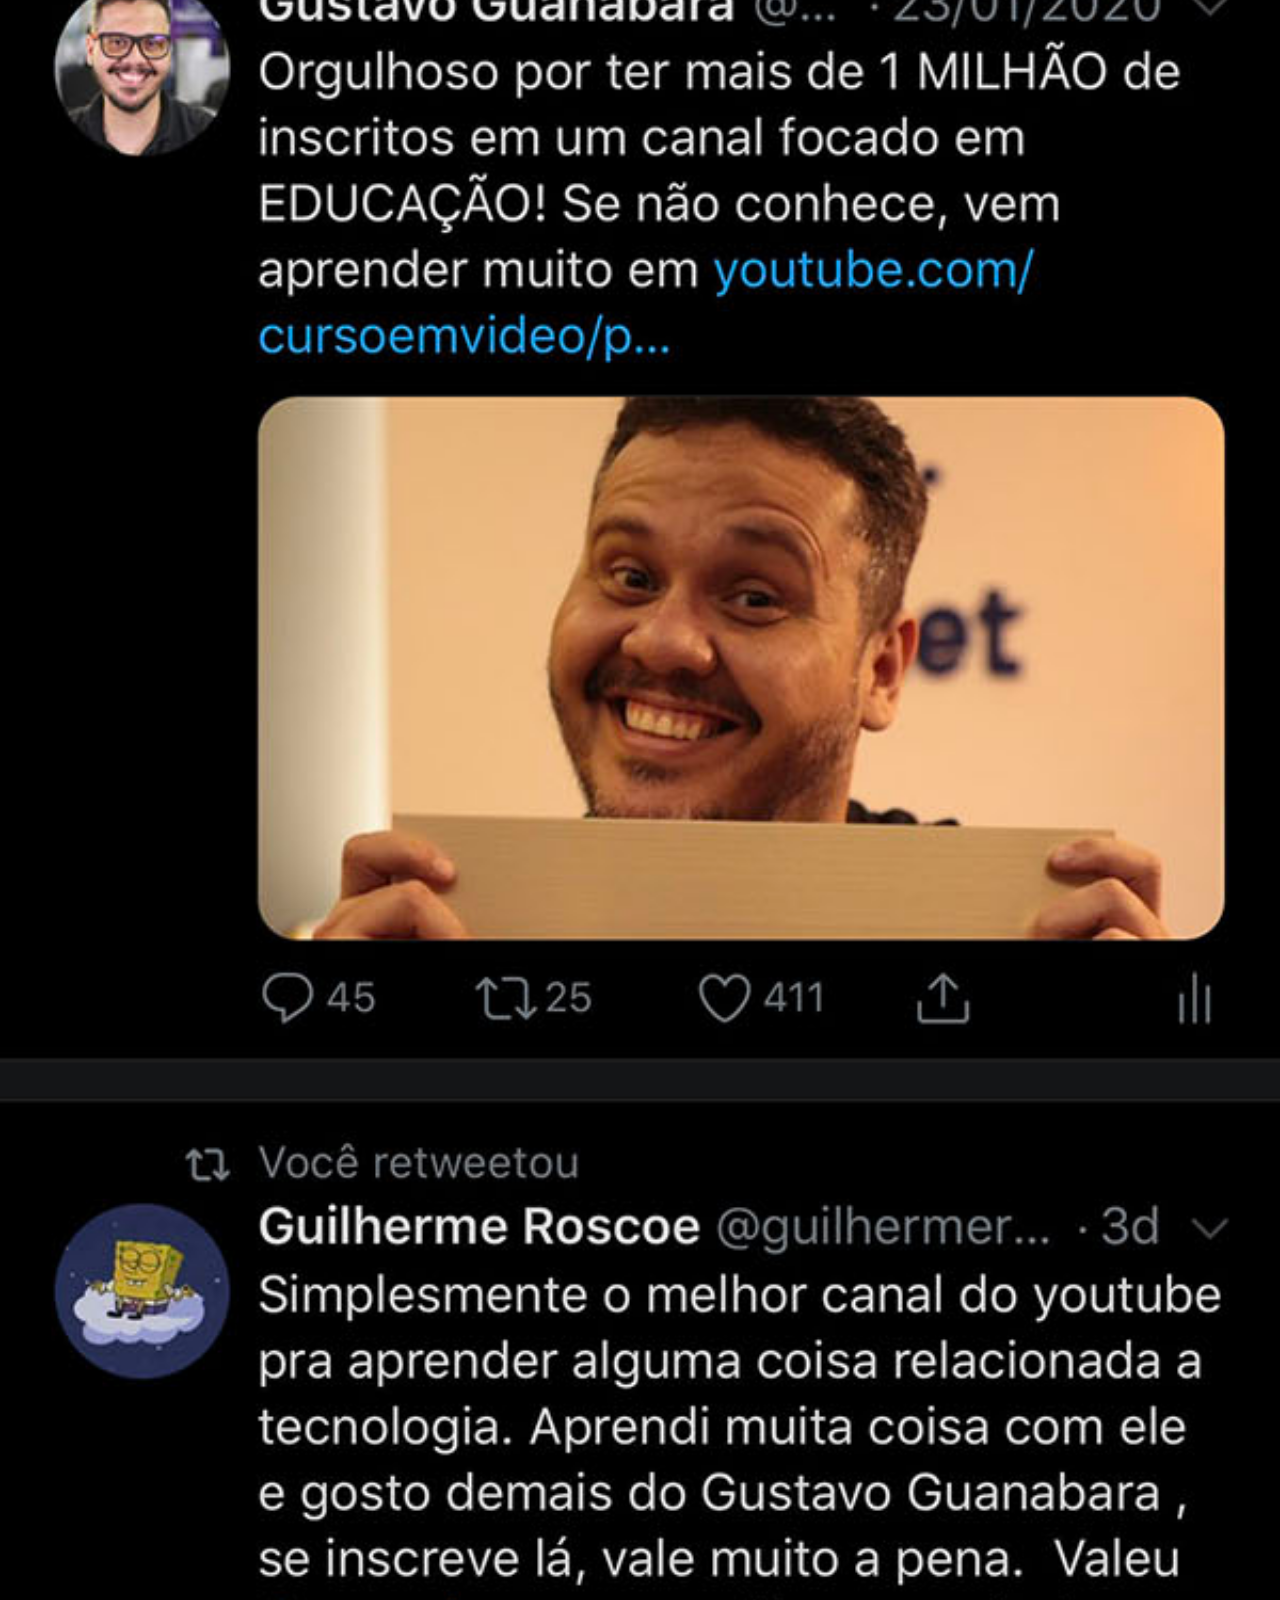
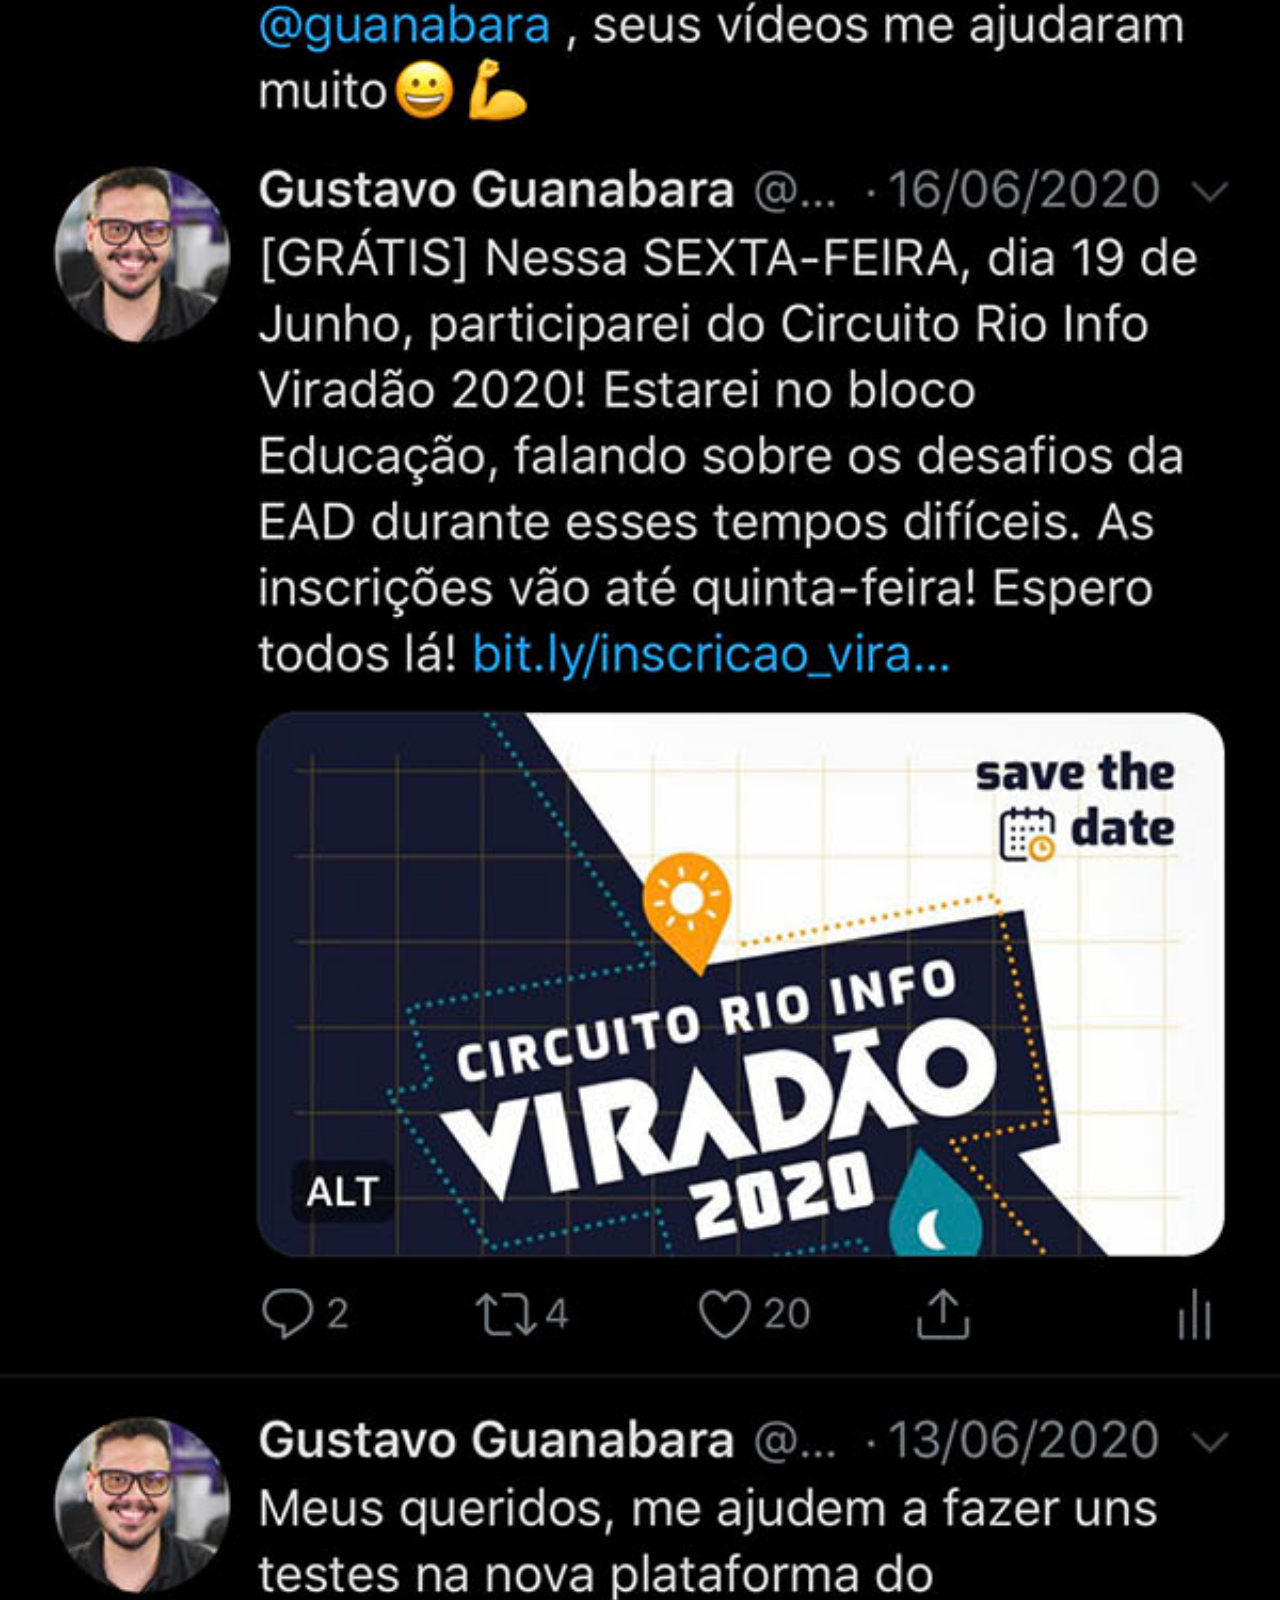
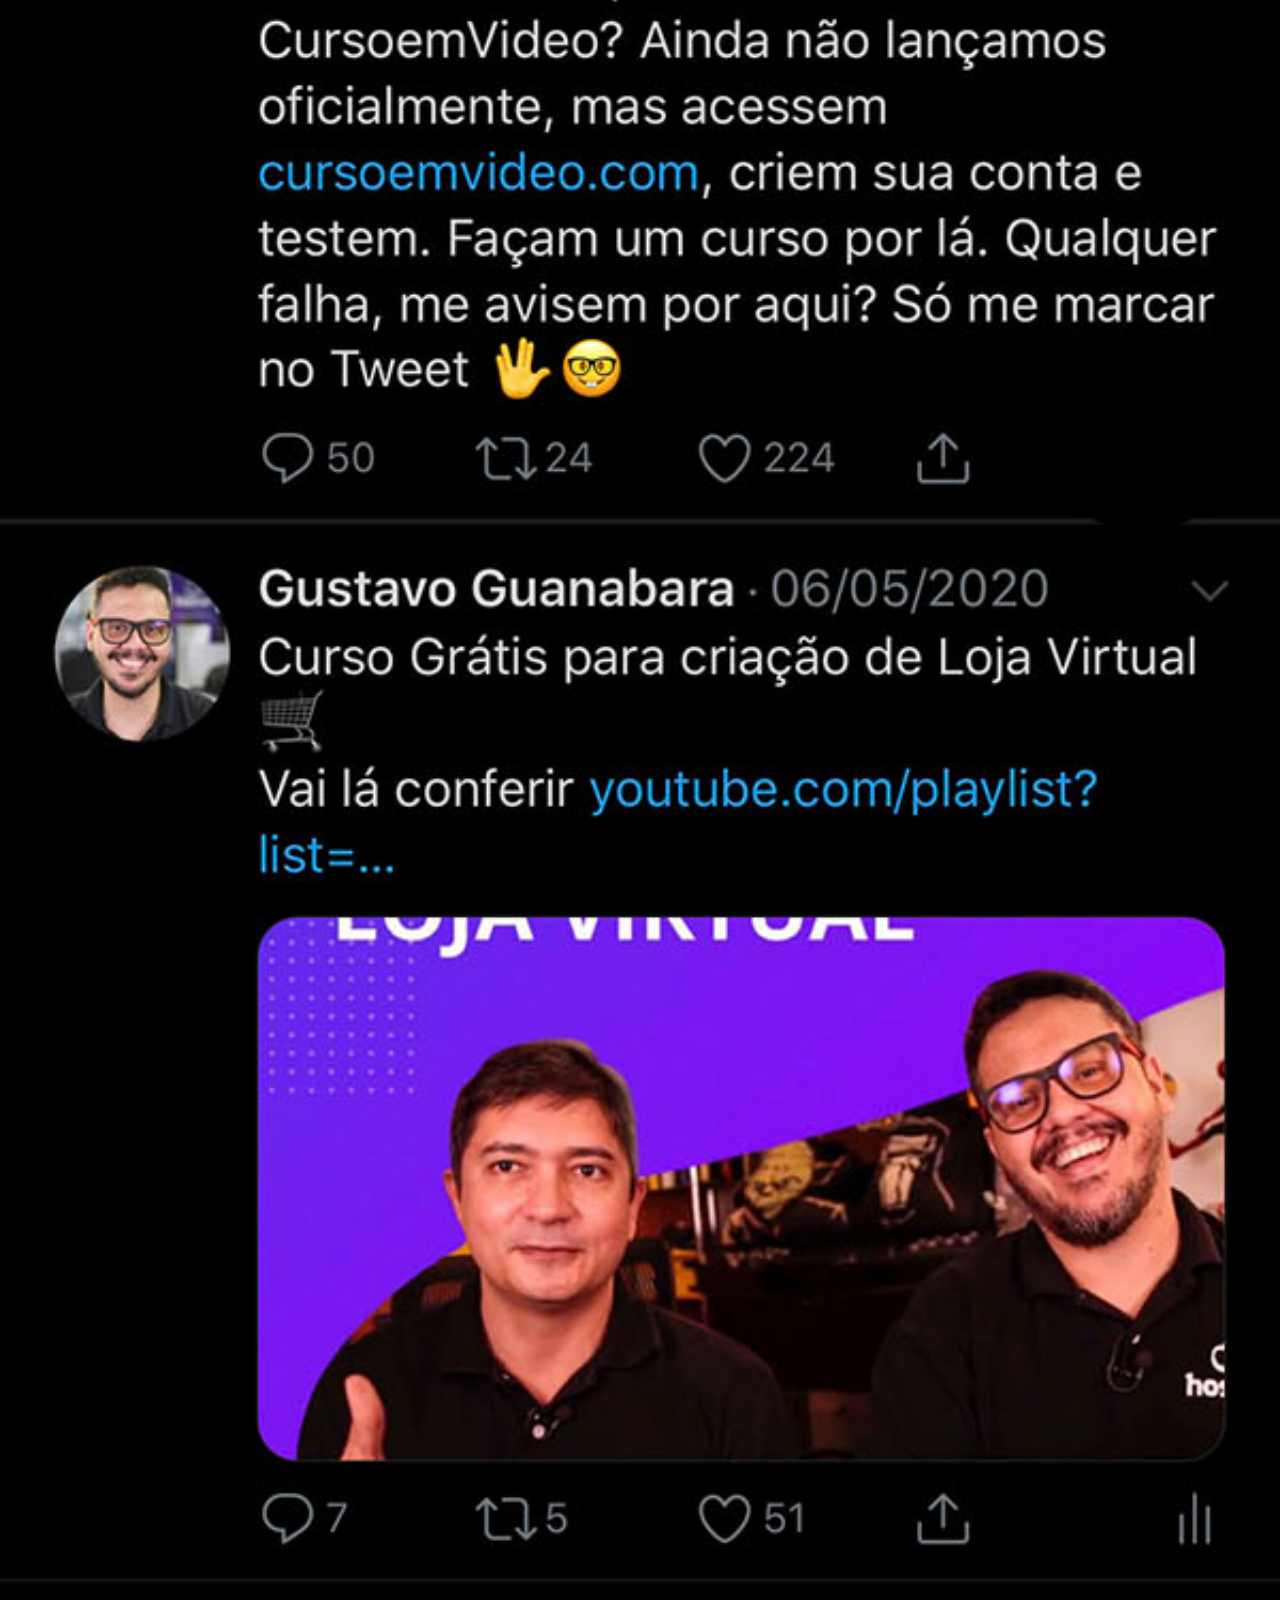
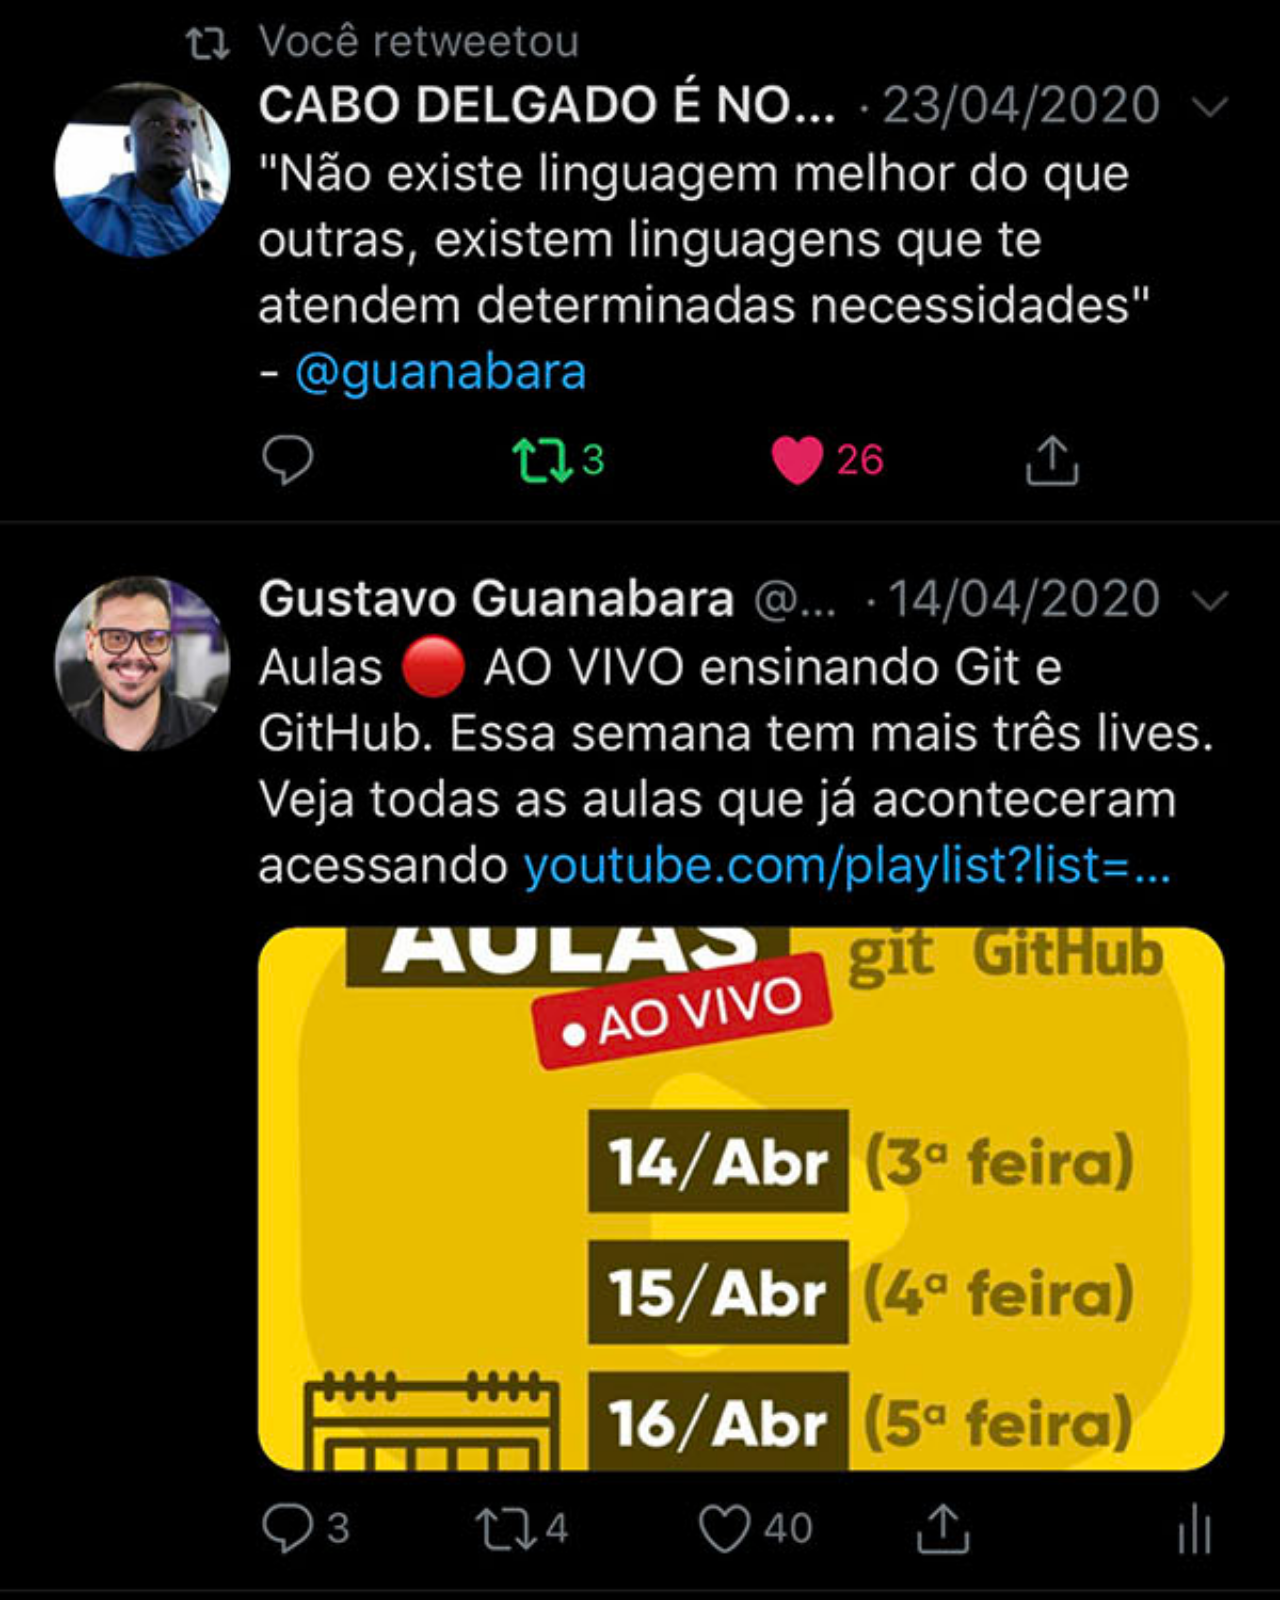
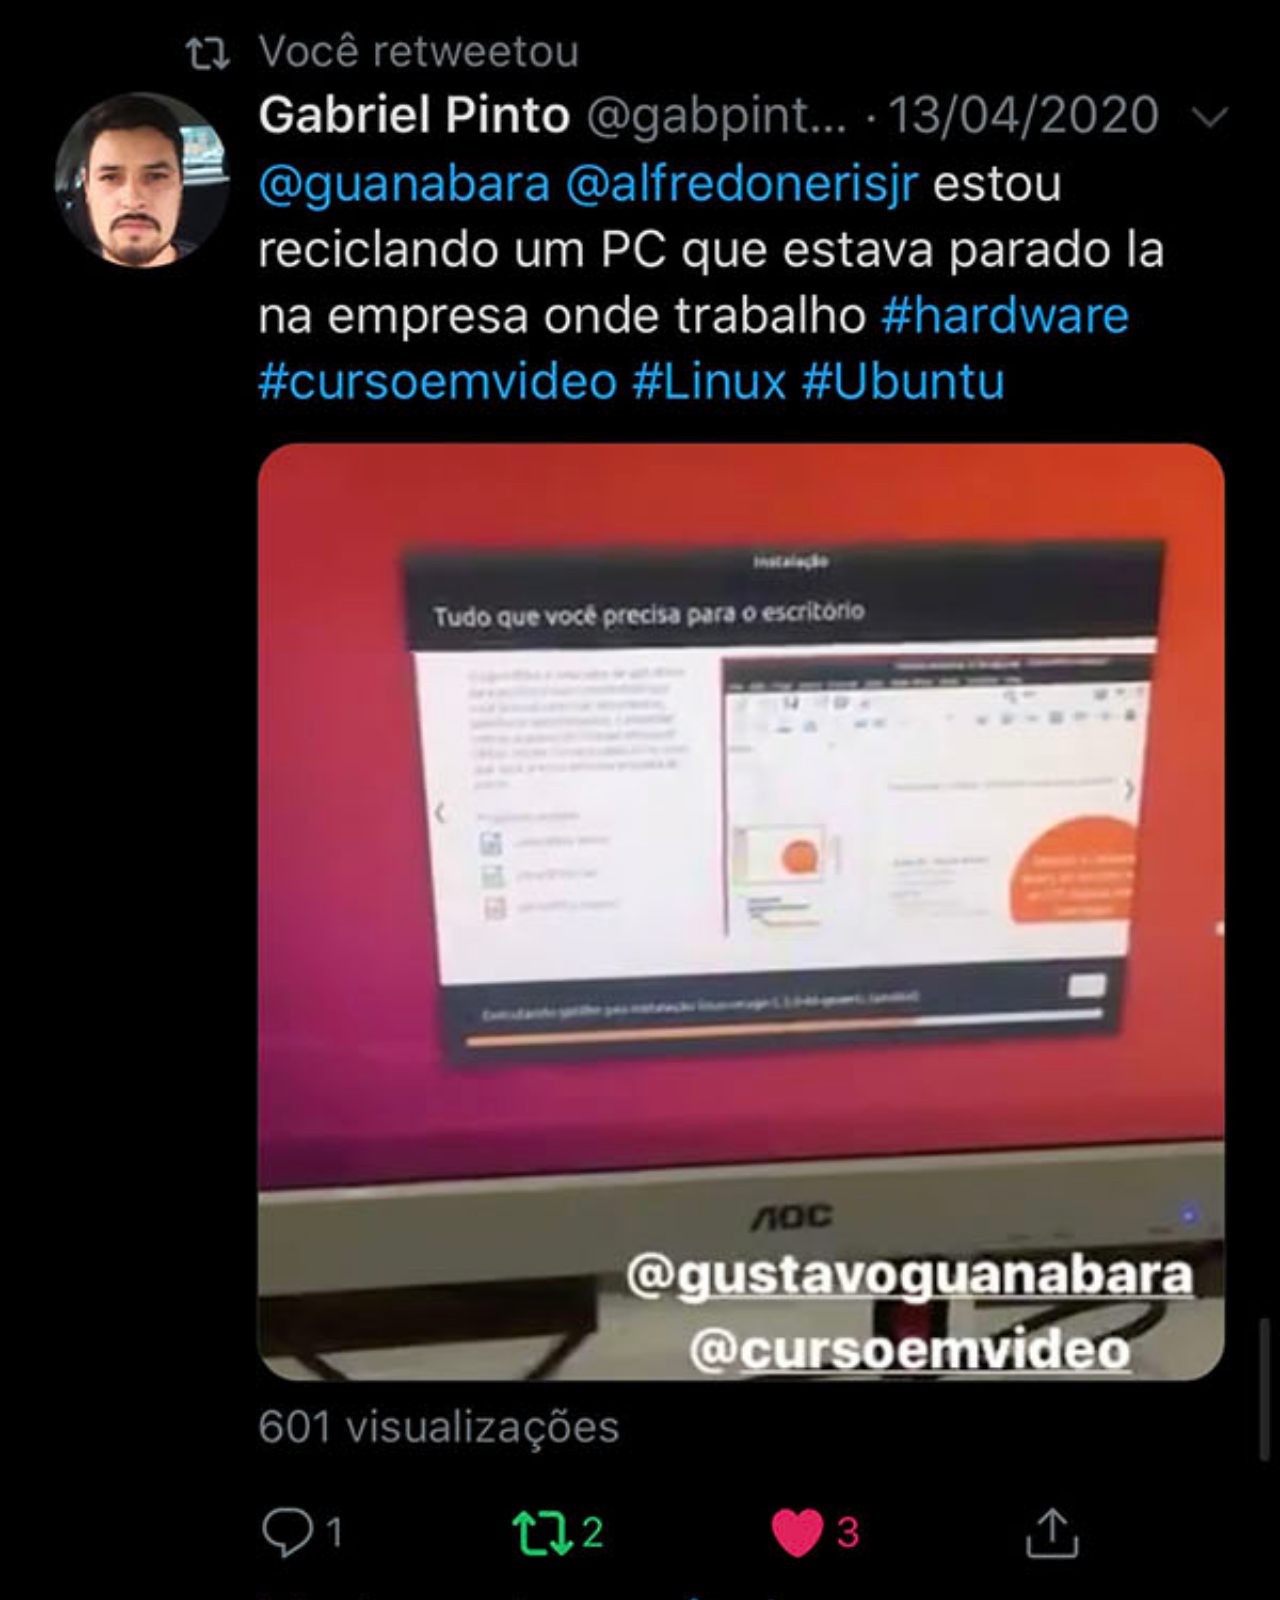
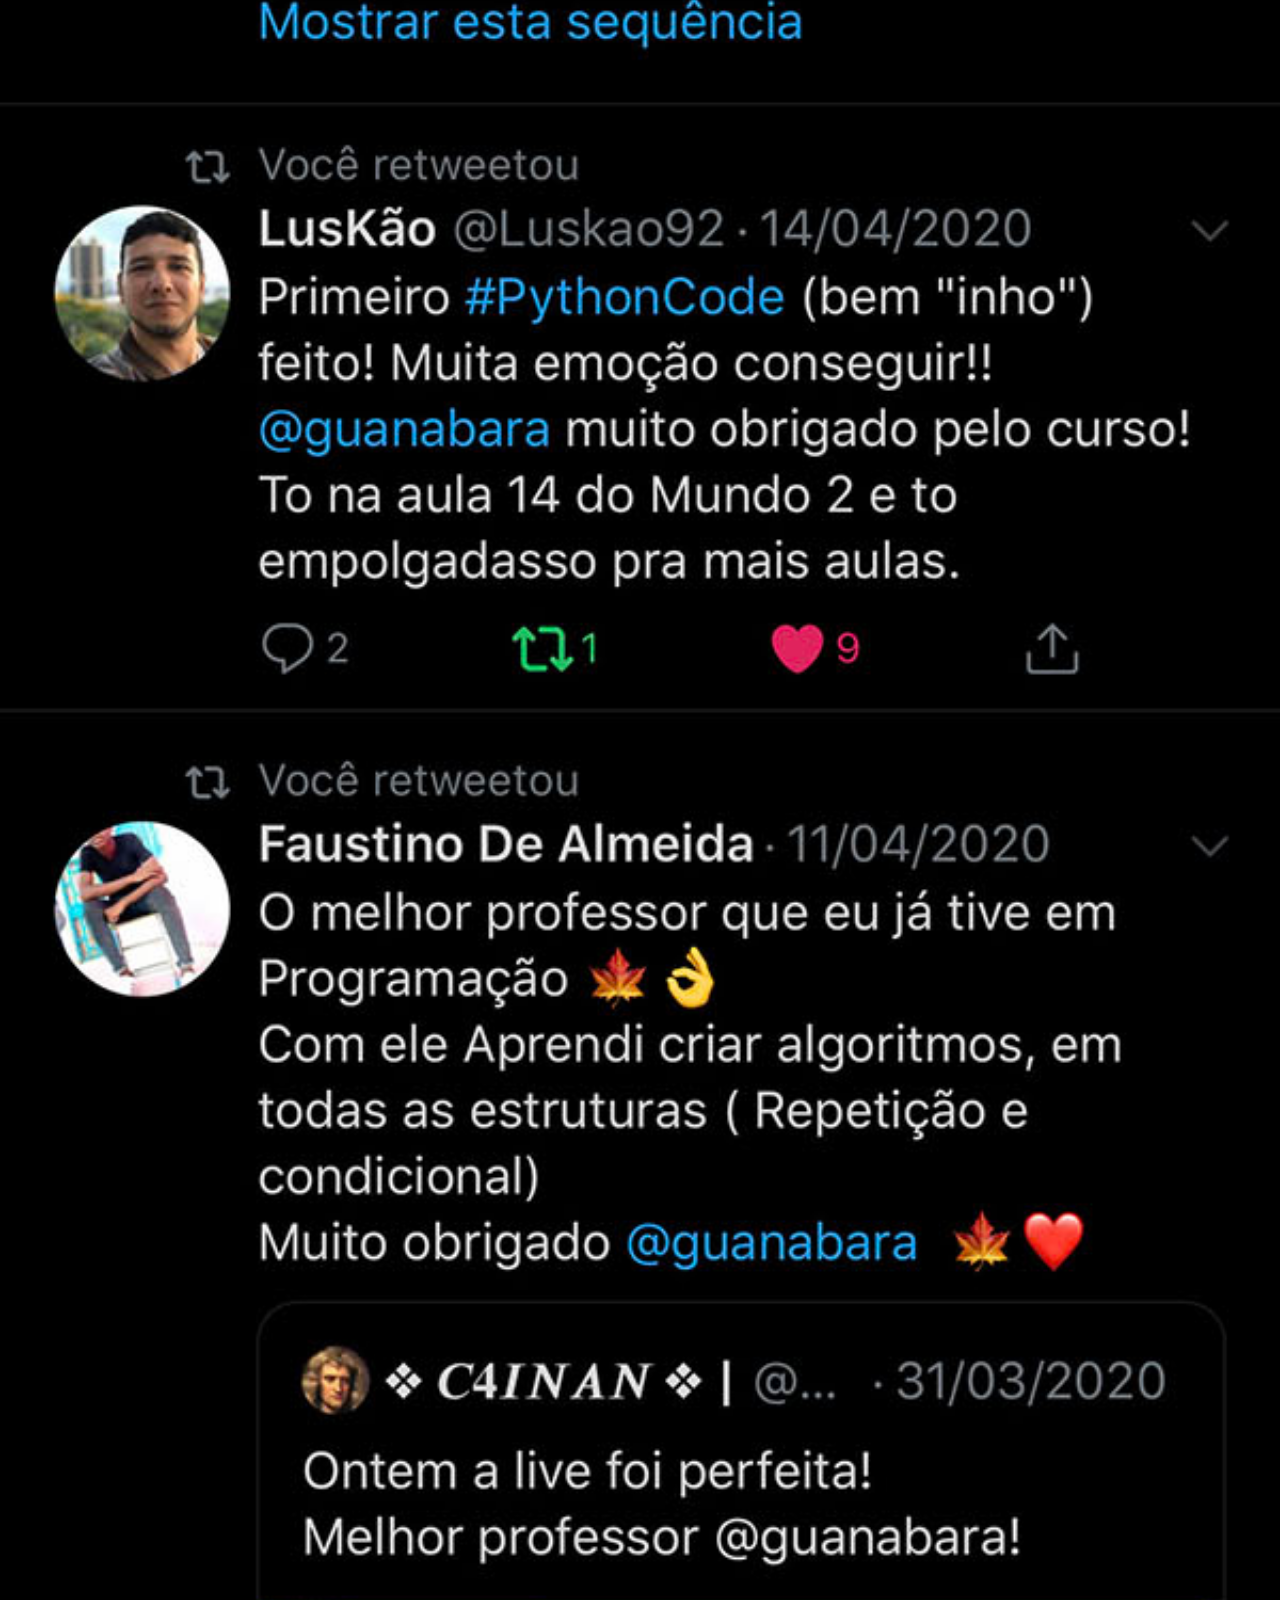
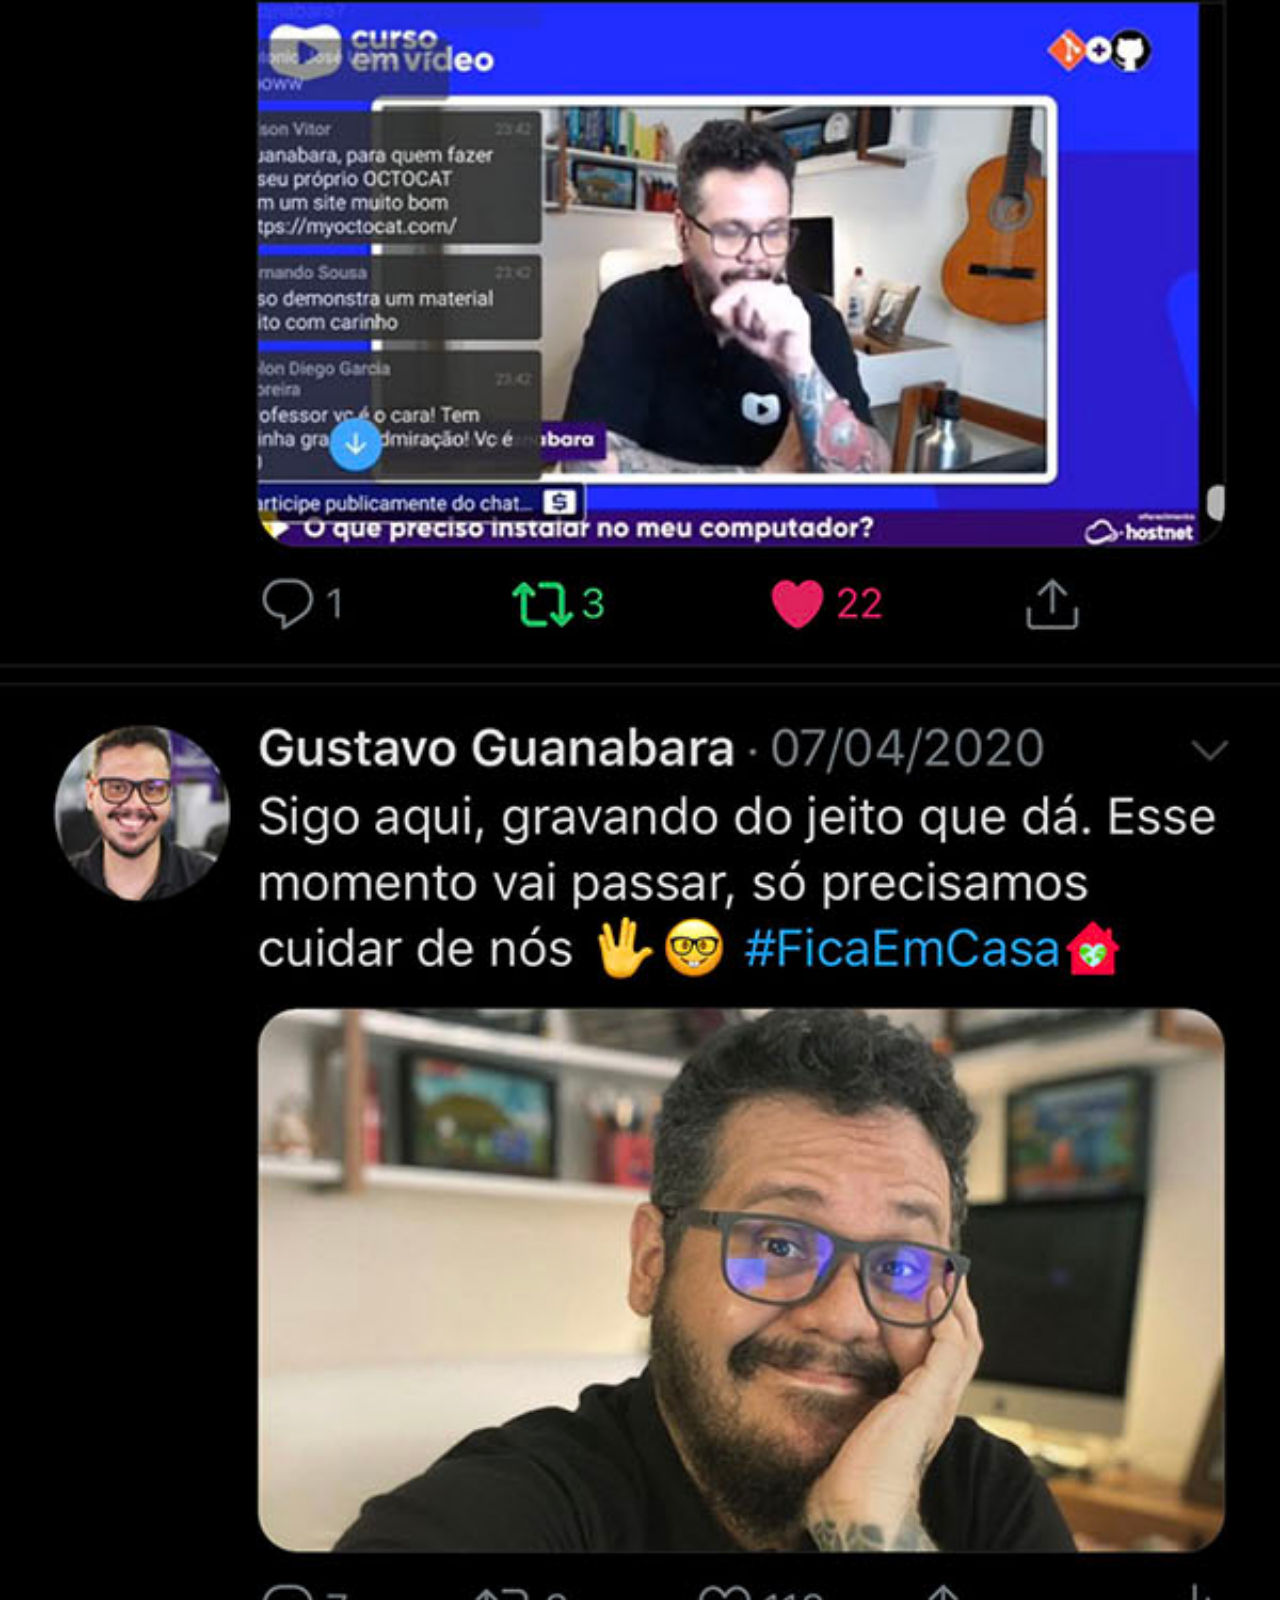
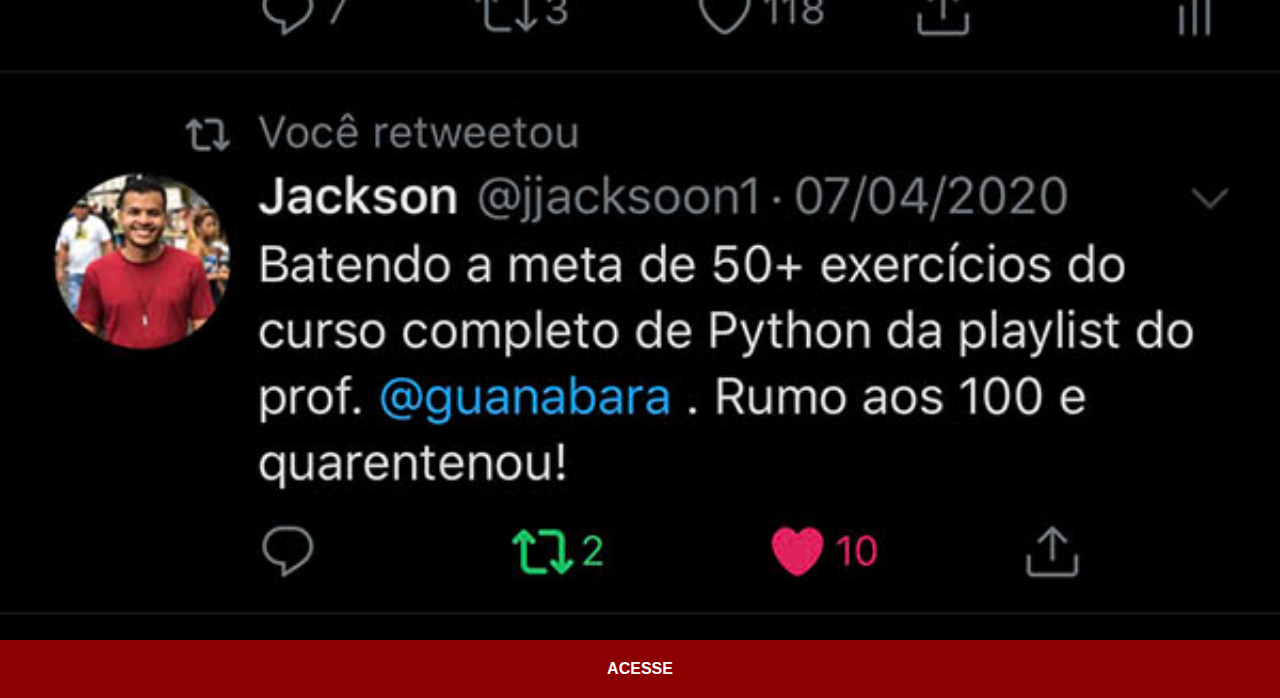
<file: twitter.html>
<!DOCTYPE html>
<html lang="pt-br">
<head>
    <meta charset="UTF-8">
    <meta name="viewport" content="width=device-width, initial-scale=1.0">
    <link rel="stylesheet" href="estilos/app.css">
    <title>Twitter</title>
</head>
<body>
    <img src="imagens/tela-twitter.jpg" alt="twitter">
    <a href="https://x.com/gustavoguanabara/" target="_blank">ACESSE</a>
</body>
</html>
</file>
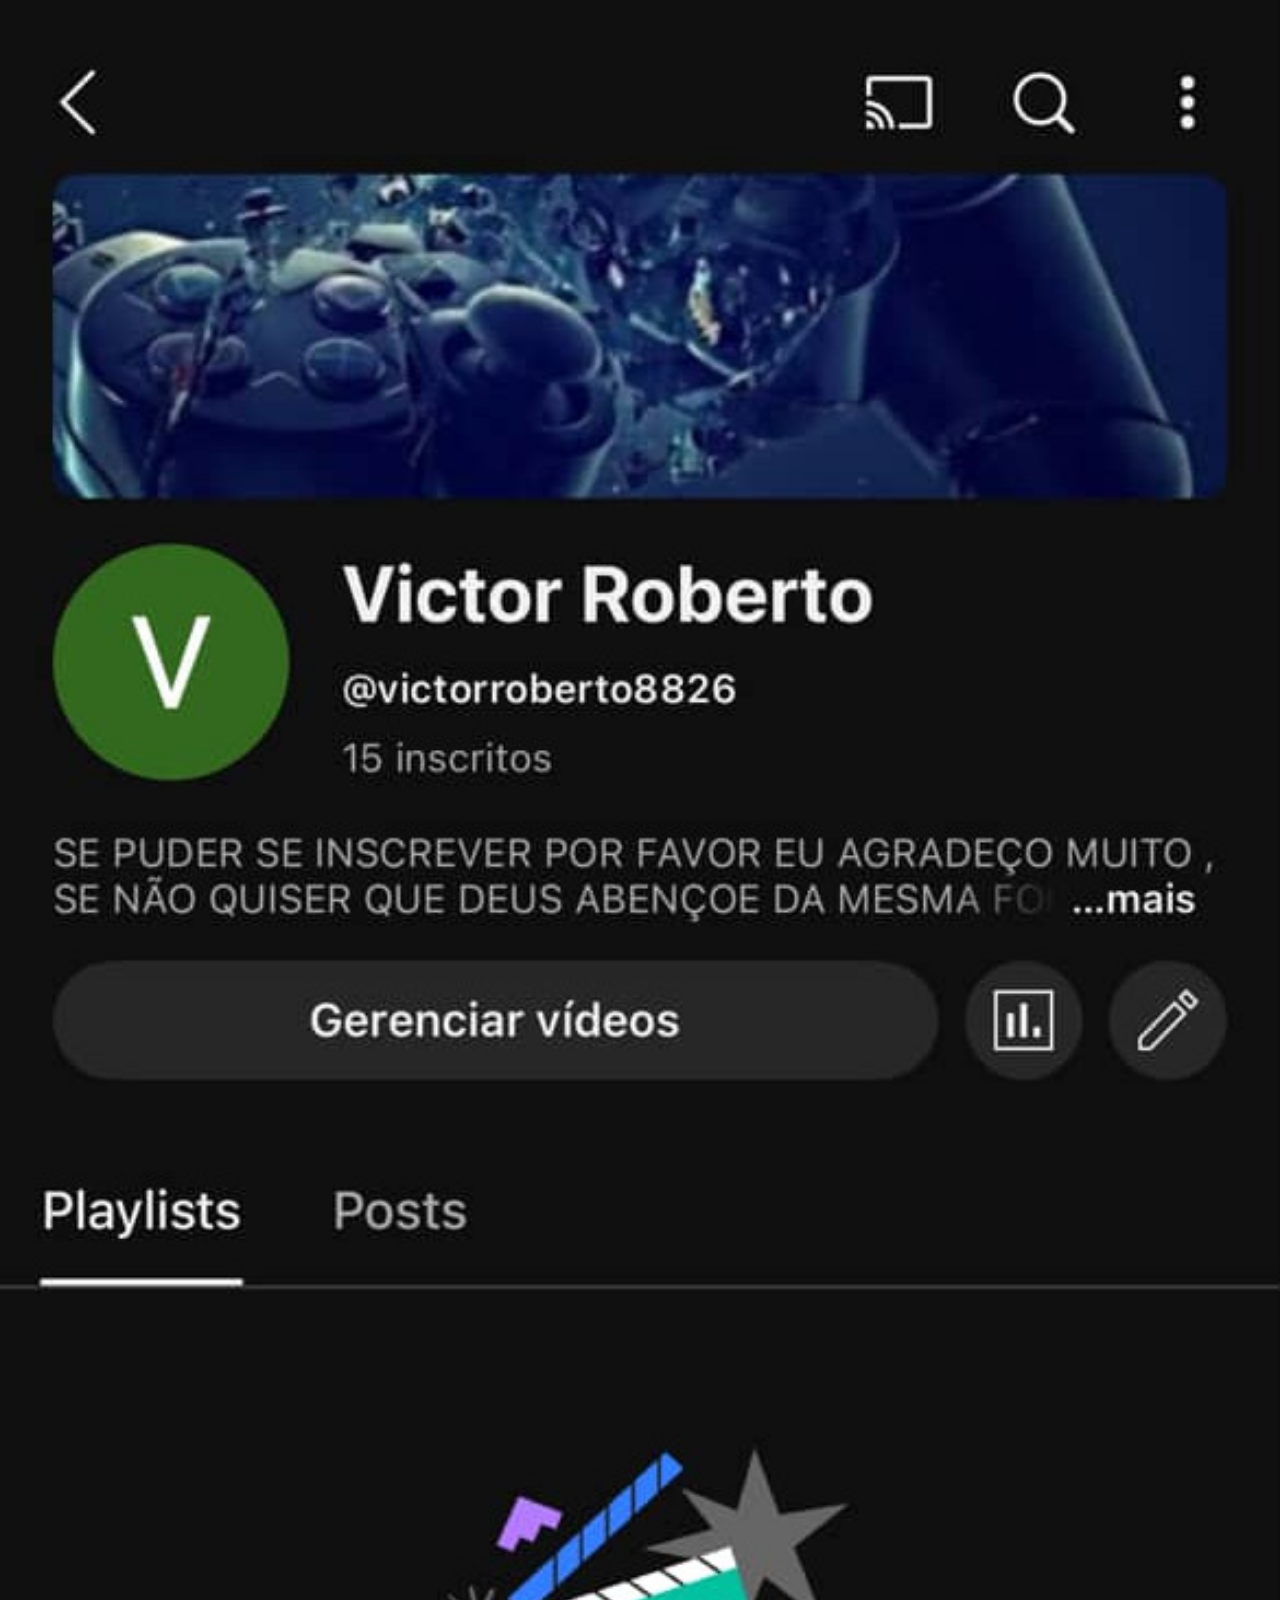
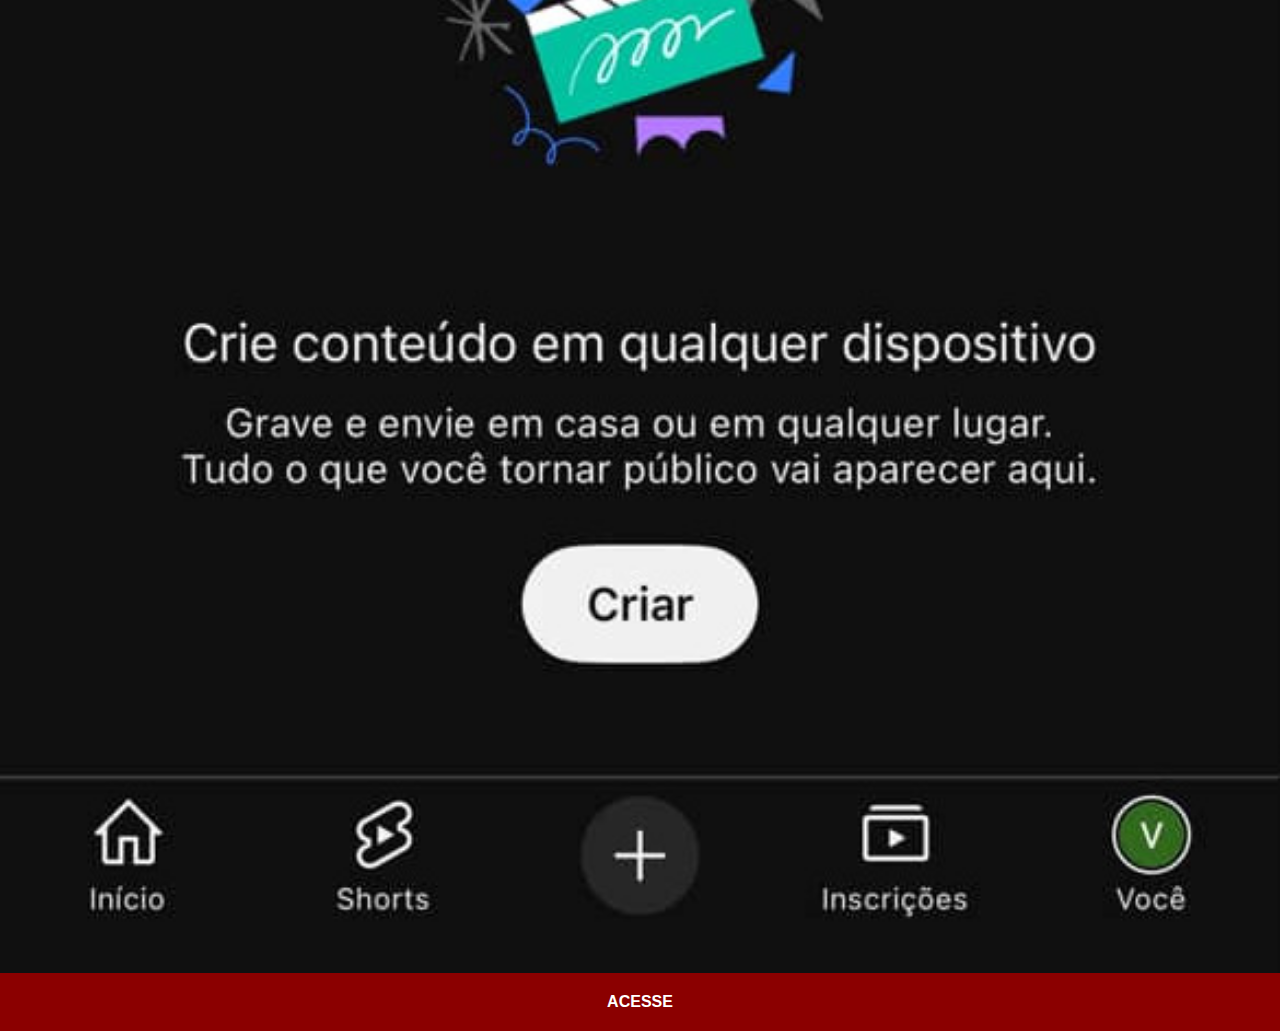
<file: youtube.html>
<!DOCTYPE html>
<html lang="pt-br">
<head>
    <meta charset="UTF-8">
    <meta name="viewport" content="width=device-width, initial-scale=1.0">
    <link rel="stylesheet" href="estilos/app.css">
    <title>Youtube</title>
</head>
<body>
    <img src="imagens/tela-youtube.jpg">
    <a href="https://www.youtube.com/@victorroberto8826" target="_blank">ACESSE</a>
</body>
</html>
</file>
<file: estilos/style.css>
@charset "UTF-8";


* {
    margin: 0px;
    padding: 0px;
    font-family: Arial, Helvetica, sans-serif;
}

html, body {
    height: 100vh;
    width: 100vw;
    background-color: black;
}

body {
    background: url('../estilos/imagens/fundo-madeira.jpg') top center;
    background-size: cover;
}

main {
    position: relative;
    height: 100vh;
}

section#telefone {
    position: absolute;
    top: 50%;
    left: 50%;
    transform: translate(-50%, -50%);

    height: 627px;
    width: 311px;
    background: url('../estilos/imagens/frame-iphone.png') no-repeat;
}
</file>
<file: estilos/app.css>
@charset "UTF-8";

* {
    margin: 0px;
    padding: 0px;
    font-family: Arial, Helvetica, sans-serif;
}

::-webkit-scrollbar {
    width: opx;
    height: 0px;
}

img {
    width: 100vw;
}

a {
    display: block;
    background-color: darkred;
    color: white;
    padding: 20px;
    text-align: center;
    font-weight: bolder;
    text-decoration: none;
    margin-top: -4px;
}

a:hover {
    text-decoration: underline;
    background-color: red;
}
</file>
